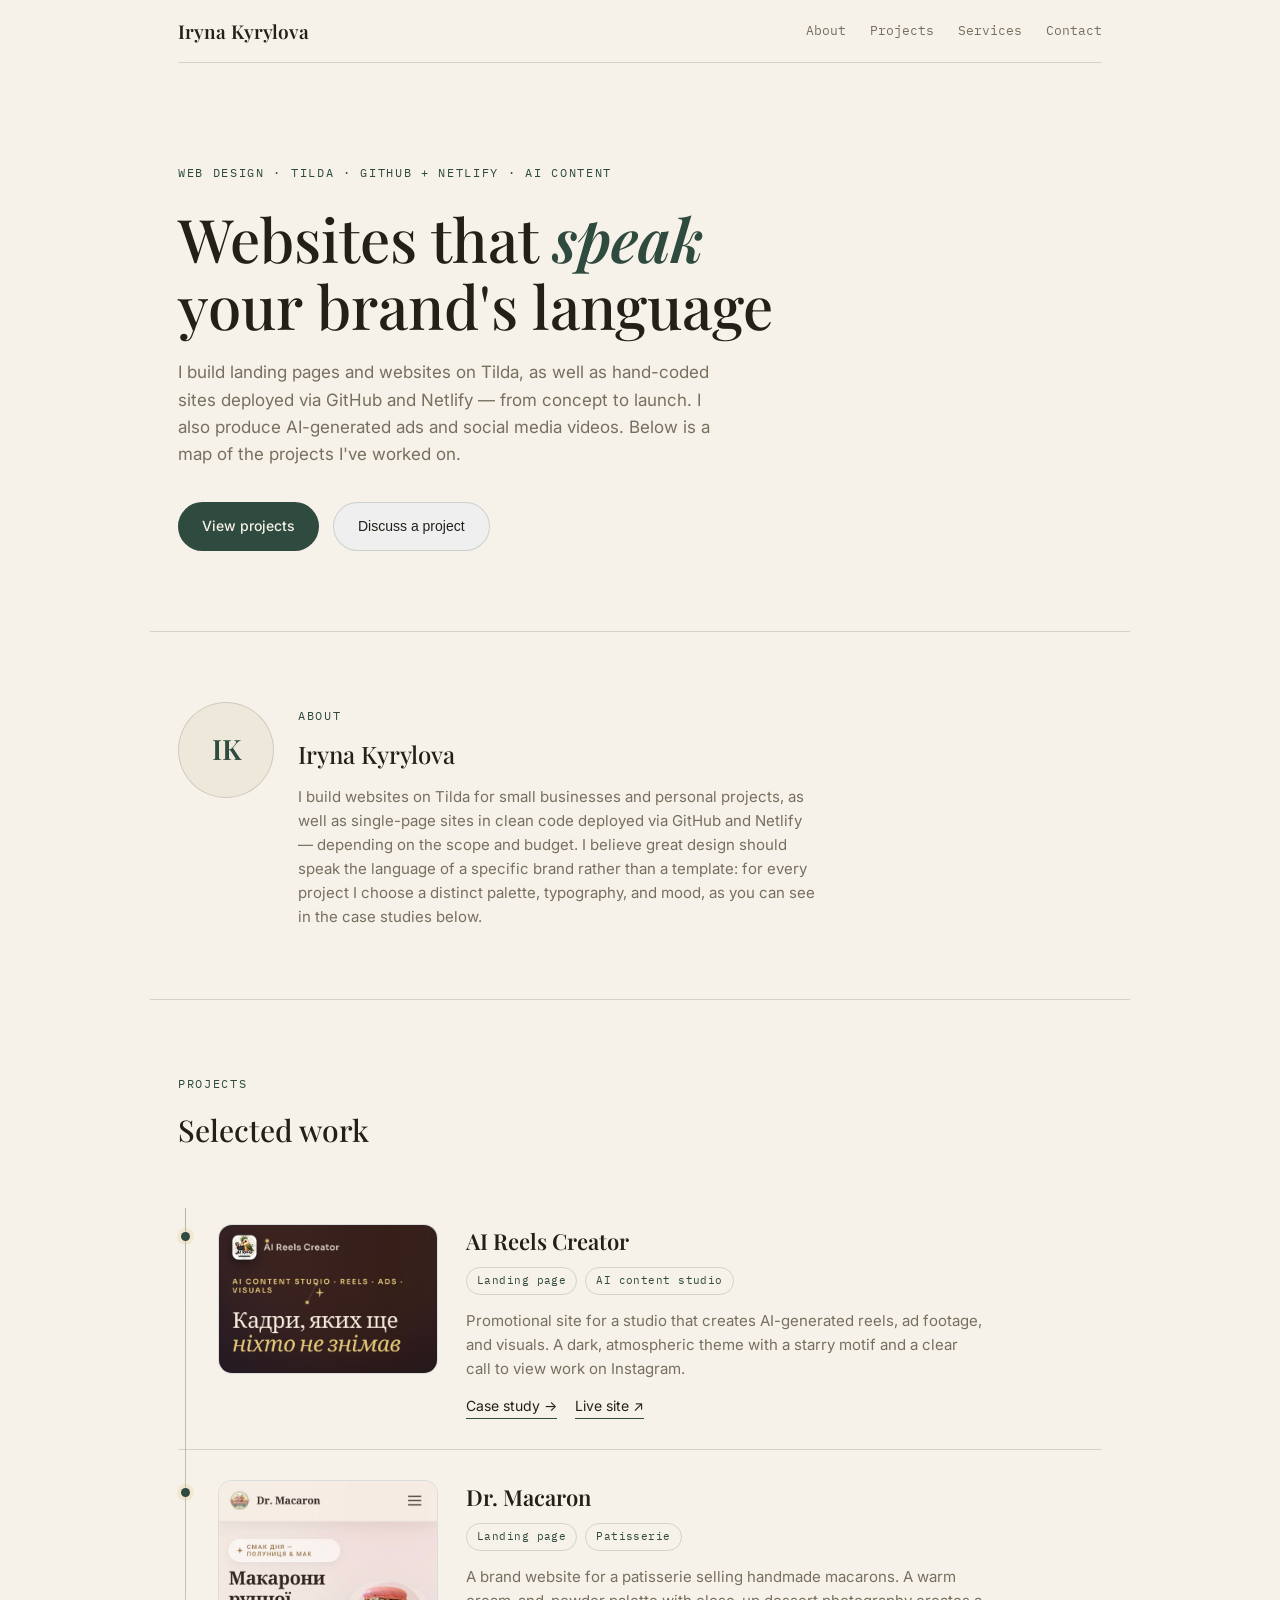
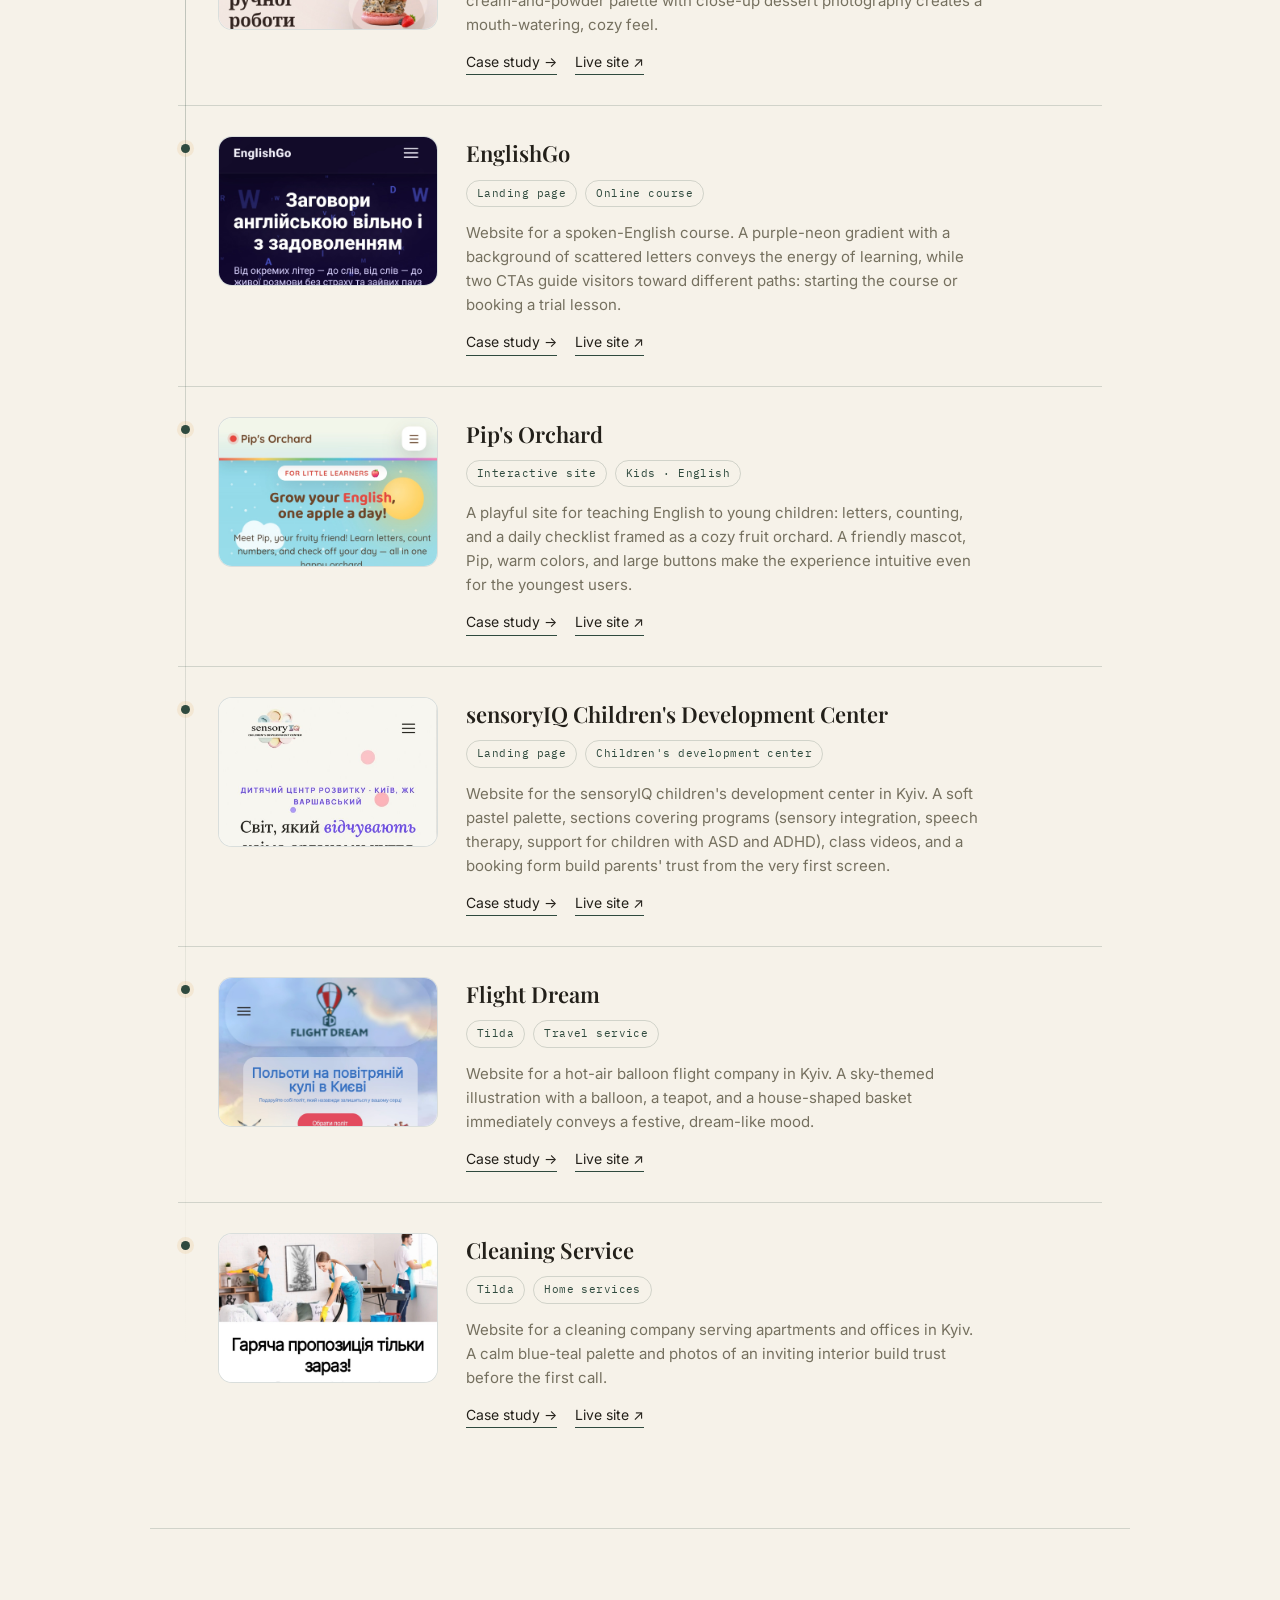
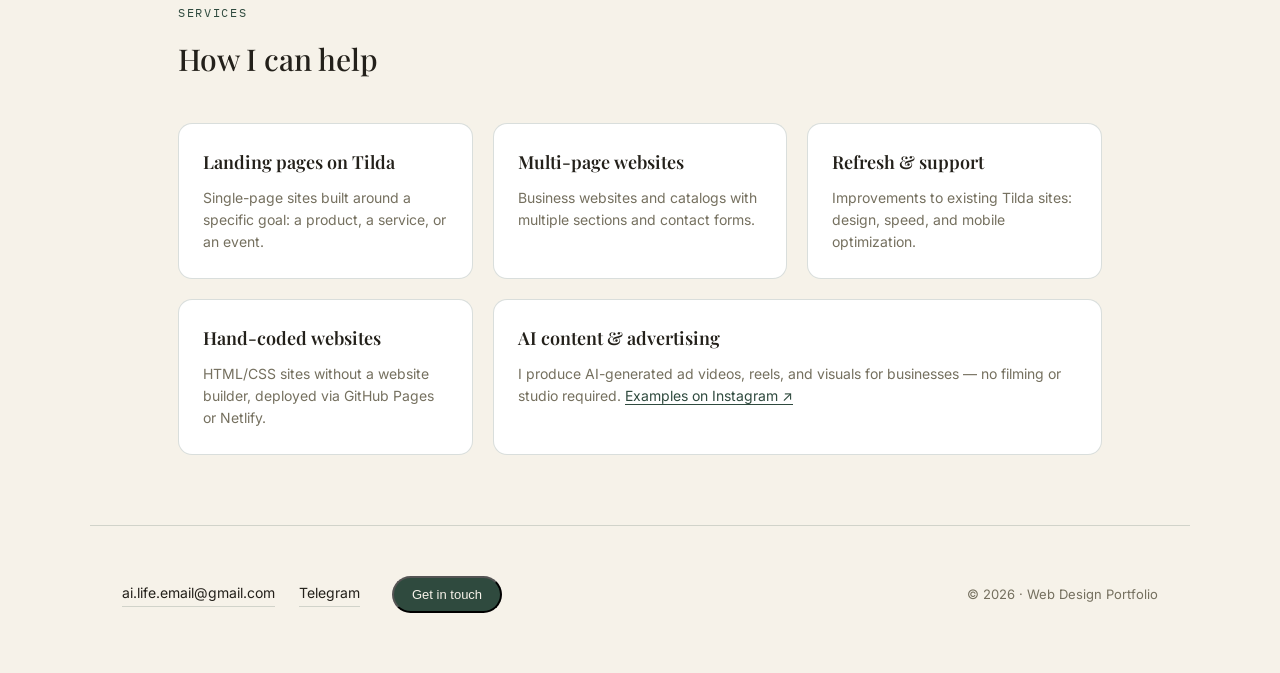
<file: index.html>
<!DOCTYPE html>
<html lang="en">
<head>
<meta charset="UTF-8">
<meta name="viewport" content="width=device-width, initial-scale=1.0">
<title>Portfolio — Web Design &amp; Websites on Tilda</title>
<meta name="description" content="Web design portfolio: landing pages and business websites built on Tilda.">
<link rel="stylesheet" href="style.css">
<link rel="icon" type="image/svg+xml" href="assets/favicon.svg">
</head>
<body>

<header class="wrap">
  <div class="nav">
    <div class="nav-name">Iryna Kyrylova</div>
    <div class="nav-links">
      <a href="#about">About</a>
      <a href="#projects">Projects</a>
      <a href="#services">Services</a>
      <a href="#contact">Contact</a>
    </div>
  </div>
</header>

<section class="wrap hero">
  <span class="eyebrow">Web design · Tilda · GitHub + Netlify · <span class="nowrap">AI content</span></span>
  <h1>Websites that <em>speak</em><br>your brand's language</h1>
  <p class="lead">I build landing pages and websites on Tilda, as well as hand-coded sites deployed via GitHub and Netlify — from concept to launch. I also produce AI-generated ads and social media videos. Below is a map of the projects I've worked on.</p>
  <div class="btn-row">
    <a class="btn btn-primary" href="#projects">View projects</a>
    <button type="button" class="btn btn-ghost" onclick="openContactModal()">Discuss a project</button>
  </div>
</section>

<section class="wrap section about-section" id="about">
  <div class="about-grid">
    <div class="about-avatar">IK</div>
    <div>
      <span class="eyebrow">About</span>
      <h2 class="about-name">Iryna Kyrylova</h2>
      <p class="about-text">
        I build websites on Tilda for small businesses and personal projects, as well as single-page
        sites in clean code deployed via GitHub and Netlify — depending on the scope and budget.
        I believe great design should speak the language of a specific brand rather than a template:
        for every project I choose a distinct palette, typography, and mood, as you can see in the
        case studies below.
      </p>
    </div>
  </div>
</section>

<section class="wrap section" id="projects">
  <div class="section-head">
    <span class="eyebrow">Projects</span>
    <h2>Selected work</h2>
  </div>

  <div class="projects">

    <!-- Project 1: AI Reels Creator -->
    <div class="project-card">
      <div class="project-inner">
        <div class="project-thumb">
          <img src="assets/screenshots/ai-reels-creator-hero.jpg" alt="Homepage of the AI Reels Creator website">
        </div>
        <div>
          <h3 class="project-title">AI Reels Creator</h3>
          <div class="tags">
            <span class="tag">Landing page</span>
            <span class="tag">AI content studio</span>
          </div>
          <p class="project-desc">
            Promotional site for a studio that creates AI-generated reels, ad footage, and visuals.
            A dark, atmospheric theme with a starry motif and a clear call to view work on Instagram.
          </p>
          <div class="project-links">
            <a href="cases/ai-reels-creator.html">Case study →</a>
            <a href="https://new-ai-life.netlify.app" target="_blank" rel="noopener">Live site ↗</a>
          </div>
        </div>
      </div>
    </div>

    <!-- Project 2: Dr. Macaron -->
    <div class="project-card">
      <div class="project-inner">
        <div class="project-thumb">
          <img src="assets/screenshots/dr-macaron-hero.jpg" alt="Homepage of the Dr. Macaron website">
        </div>
        <div>
          <h3 class="project-title">Dr. Macaron</h3>
          <div class="tags">
            <span class="tag">Landing page</span>
            <span class="tag">Patisserie</span>
          </div>
          <p class="project-desc">
            A brand website for a patisserie selling handmade macarons.
            A warm cream-and-powder palette with close-up dessert photography creates
            a mouth-watering, cozy feel.
          </p>
          <div class="project-links">
            <a href="cases/dr-macaron.html">Case study →</a>
            <a href="https://dr-macaron.netlify.app" target="_blank" rel="noopener">Live site ↗</a>
          </div>
        </div>
      </div>
    </div>

    <!-- Project 3: EnglishGo -->
    <div class="project-card">
      <div class="project-inner">
        <div class="project-thumb">
          <img src="assets/screenshots/englishgo-hero.jpg" alt="Homepage of the EnglishGo website">
        </div>
        <div>
          <h3 class="project-title">EnglishGo</h3>
          <div class="tags">
            <span class="tag">Landing page</span>
            <span class="tag">Online course</span>
          </div>
          <p class="project-desc">
            Website for a spoken-English course. A purple-neon gradient with a background of
            scattered letters conveys the energy of learning, while two CTAs guide visitors
            toward different paths: starting the course or booking a trial lesson.
          </p>
          <div class="project-links">
            <a href="cases/englishgo.html">Case study →</a>
            <a href="https://irinalotusdomino-jpg.github.io/englishcourse/index.html" target="_blank" rel="noopener">Live site ↗</a>
          </div>
        </div>
      </div>
    </div>

    <!-- Project 4: Pip's Orchard (kids site) -->
    <div class="project-card">
      <div class="project-inner">
        <div class="project-thumb">
          <img src="assets/screenshots/pip-orchard-hero.jpg" alt="Homepage of the Pip's Orchard website">
        </div>
        <div>
          <h3 class="project-title">Pip's Orchard</h3>
          <div class="tags">
            <span class="tag">Interactive site</span>
            <span class="tag">Kids · English</span>
          </div>
          <p class="project-desc">
            A playful site for teaching English to young children: letters, counting, and a daily
            checklist framed as a cozy fruit orchard. A friendly mascot, Pip, warm colors, and
            large buttons make the experience intuitive even for the youngest users.
          </p>
          <div class="project-links">
            <a href="cases/pip-orchard.html">Case study →</a>
            <a href="https://irinalotusdomino-jpg.github.io/kids/" target="_blank" rel="noopener">Live site ↗</a>
          </div>
        </div>
      </div>
    </div>

    <!-- Project 5: SensoryIQ -->
    <div class="project-card">
      <div class="project-inner">
        <div class="project-thumb">
          <img src="assets/screenshots/sensoryiq-hero.jpg" alt="Homepage of the sensoryIQ children's development center website">
        </div>
        <div>
          <h3 class="project-title">sensoryIQ Children's Development Center</h3>
          <div class="tags">
            <span class="tag">Landing page</span>
            <span class="tag">Children's development center</span>
          </div>
          <p class="project-desc">
            Website for the sensoryIQ children's development center in Kyiv. A soft pastel palette,
            sections covering programs (sensory integration, speech therapy, support for children
            with ASD and ADHD), class videos, and a booking form build parents' trust from the
            very first screen.
          </p>
          <div class="project-links">
            <a href="cases/sensoryiq.html">Case study →</a>
            <a href="https://sensoryiq.netlify.app/" target="_blank" rel="noopener">Live site ↗</a>
          </div>
        </div>
      </div>
    </div>

    <!-- Project 6: Flight Dream -->
    <div class="project-card">
      <div class="project-inner">
        <div class="project-thumb">
          <img src="assets/screenshots/flight-dream-hero.jpg" alt="Homepage of the Flight Dream website">
        </div>
        <div>
          <h3 class="project-title">Flight Dream</h3>
          <div class="tags">
            <span class="tag">Tilda</span>
            <span class="tag">Travel service</span>
          </div>
          <p class="project-desc">
            Website for a hot-air balloon flight company in Kyiv. A sky-themed illustration with a
            balloon, a teapot, and a house-shaped basket immediately conveys a festive, dream-like
            mood.
          </p>
          <div class="project-links">
            <a href="cases/flight-dream.html">Case study →</a>
            <a href="https://bravely-tall-yoga.tilda.ws/" target="_blank" rel="noopener">Live site ↗</a>
          </div>
        </div>
      </div>
    </div>

    <!-- Project 7: Cleaning service -->
    <div class="project-card">
      <div class="project-inner">
        <div class="project-thumb">
          <img src="assets/screenshots/cleaning-hero.jpg" alt="Homepage of the cleaning company website">
        </div>
        <div>
          <h3 class="project-title">Cleaning Service</h3>
          <div class="tags">
            <span class="tag">Tilda</span>
            <span class="tag">Home services</span>
          </div>
          <p class="project-desc">
            Website for a cleaning company serving apartments and offices in Kyiv. A calm
            blue-teal palette and photos of an inviting interior build trust before the first call.
          </p>
          <div class="project-links">
            <a href="cases/cleaning-service.html">Case study →</a>
            <a href="https://bravely-tall-yoga.tilda.ws/clining" target="_blank" rel="noopener">Live site ↗</a>
          </div>
        </div>
      </div>
    </div>

  </div>
</section>

<section class="wrap section" id="services">
  <div class="section-head">
    <span class="eyebrow">Services</span>
    <h2>How I can help</h2>
  </div>
  <div class="services-grid">
    <div class="service">
      <h3>Landing pages on Tilda</h3>
      <p>Single-page sites built around a specific goal: a product, a service, or an event.</p>
    </div>
    <div class="service">
      <h3>Multi-page websites</h3>
      <p>Business websites and catalogs with multiple sections and contact forms.</p>
    </div>
    <div class="service">
      <h3>Refresh &amp; support</h3>
      <p>Improvements to existing Tilda sites: design, speed, and mobile optimization.</p>
    </div>
    <div class="service">
      <h3>Hand-coded websites</h3>
      <p>HTML/CSS sites without a website builder, deployed via GitHub Pages or Netlify.</p>
    </div>
    <div class="service">
      <h3>AI content &amp; advertising</h3>
      <p>
        I produce AI-generated ad videos, reels, and visuals for businesses — no filming or studio required.
        <a href="https://www.instagram.com/new_ai_life?igsh=emFlcHRubjFsZ25m" target="_blank" rel="noopener" style="color:var(--accent-gold); text-decoration:none; border-bottom:1px solid var(--accent-gold);">Examples on Instagram ↗</a>
      </p>
    </div>
  </div>
</section>

<footer class="wrap" id="contact">
  <div class="contacts">
    <a href="mailto:ai.life.email@gmail.com">ai.life.email@gmail.com</a>
    <a href="https://t.me/KyrylovaIryna" target="_blank" rel="noopener">Telegram</a>
    <button type="button" class="btn btn-primary" style="padding:9px 18px; font-size:13px;" onclick="openContactModal()">Get in touch</button>
  </div>
  <div class="copy">© 2026 · Web Design Portfolio</div>
</footer>

<!-- Contact modal -->
<div class="modal-overlay" id="contactModal" aria-hidden="true">
  <div class="modal-box" role="dialog" aria-modal="true" aria-labelledby="modalTitle">
    <button type="button" class="modal-close" onclick="closeContactModal()" aria-label="Close">&times;</button>
    <h3 id="modalTitle" class="modal-title">Discuss a project</h3>
    <p class="modal-sub">Leave your contact details — I'll get back to you shortly.</p>

    <form id="contactForm" novalidate>
      <div class="form-group">
        <label for="cf-name">Name</label>
        <input type="text" id="cf-name" name="name" required autocomplete="name">
        <span class="field-error" id="err-name"></span>
      </div>
      <div class="form-group">
        <label for="cf-phone">Phone</label>
        <input type="tel" id="cf-phone" name="phone" required autocomplete="tel" placeholder="+380 XX XXX XX XX">
        <span class="field-error" id="err-phone"></span>
      </div>
      <div class="form-group">
        <label for="cf-message">About the project</label>
        <textarea id="cf-message" name="message" rows="4" placeholder="Briefly describe what you need"></textarea>
      </div>
      <button type="submit" class="btn btn-primary" id="cf-submit" style="width:100%; justify-content:center;">Send</button>
      <p class="form-status" id="cf-status" role="status"></p>
    </form>
  </div>
</div>

<script>
// ==== Contact form → Telegram ====
// The form posts to a small Cloudflare Worker (see telegram-worker/) which
// forwards the message to Telegram. To point the form at a different
// person/business — just change TELEGRAM_ENDPOINT below.
const TELEGRAM_ENDPOINT = 'https://portfolio-contact-form.irina-lotus-domino.workers.dev';

function openContactModal() {
  document.getElementById('contactModal').classList.add('open');
  document.body.style.overflow = 'hidden';
}
function closeContactModal() {
  document.getElementById('contactModal').classList.remove('open');
  document.body.style.overflow = '';
}
document.getElementById('contactModal').addEventListener('click', function(e) {
  if (e.target === this) closeContactModal();
});
document.addEventListener('keydown', function(e) {
  if (e.key === 'Escape') closeContactModal();
});

function isValidPhone(value) {
  const cleaned = value.replace(/[\s\-\(\)]/g, '');
  return /^(\+380\d{9}|0\d{9})$/.test(cleaned);
}

document.getElementById('contactForm').addEventListener('submit', async function(e) {
  e.preventDefault();

  const nameEl = document.getElementById('cf-name');
  const phoneEl = document.getElementById('cf-phone');
  const messageEl = document.getElementById('cf-message');
  const errName = document.getElementById('err-name');
  const errPhone = document.getElementById('err-phone');
  const statusEl = document.getElementById('cf-status');
  const submitBtn = document.getElementById('cf-submit');

  errName.textContent = '';
  errPhone.textContent = '';
  statusEl.textContent = '';
  statusEl.className = 'form-status';

  let valid = true;
  if (!nameEl.value.trim()) {
    errName.textContent = 'Please enter your name';
    valid = false;
  }
  if (!isValidPhone(phoneEl.value.trim())) {
    errPhone.textContent = 'Please enter a valid phone number, e.g. +380971234567';
    valid = false;
  }
  if (!valid) return;

  submitBtn.disabled = true;
  submitBtn.textContent = 'Sending…';

  const name = nameEl.value.trim();
  const phone = phoneEl.value.trim();
  const message = messageEl.value.trim();

  try {
    const res = await fetch(TELEGRAM_ENDPOINT, {
      method: 'POST',
      headers: { 'Content-Type': 'application/json' },
      body: JSON.stringify({ name: name, phone: phone, message: message })
    });
    if (res.ok) {
      statusEl.textContent = 'Thank you! Your message has been sent — I\'ll be in touch soon.';
      statusEl.classList.add('success');
      document.getElementById('contactForm').reset();
      setTimeout(closeContactModal, 1800);
    } else {
      throw new Error('Request failed with status ' + res.status);
    }
  } catch (err) {
    statusEl.textContent = 'Something went wrong. Please try again or message me directly on Telegram.';
    statusEl.classList.add('error');
  } finally {
    submitBtn.disabled = false;
    submitBtn.textContent = 'Send';
  }
});
</script>

<button type="button" class="scroll-top-btn" id="scrollTopBtn" aria-label="Scroll to top">
  <svg viewBox="0 0 24 24" fill="none" stroke="currentColor" stroke-width="2" stroke-linecap="round" stroke-linejoin="round"><path d="M18 15l-6-6-6 6"/></svg>
</button>

<script>
(function() {
  const btn = document.getElementById('scrollTopBtn');
  window.addEventListener('scroll', function() {
    if (window.scrollY > 500) btn.classList.add('visible');
    else btn.classList.remove('visible');
  });
  btn.addEventListener('click', function() {
    window.scrollTo({ top: 0, behavior: 'smooth' });
  });
})();
</script>

</body>
</html>
</file>
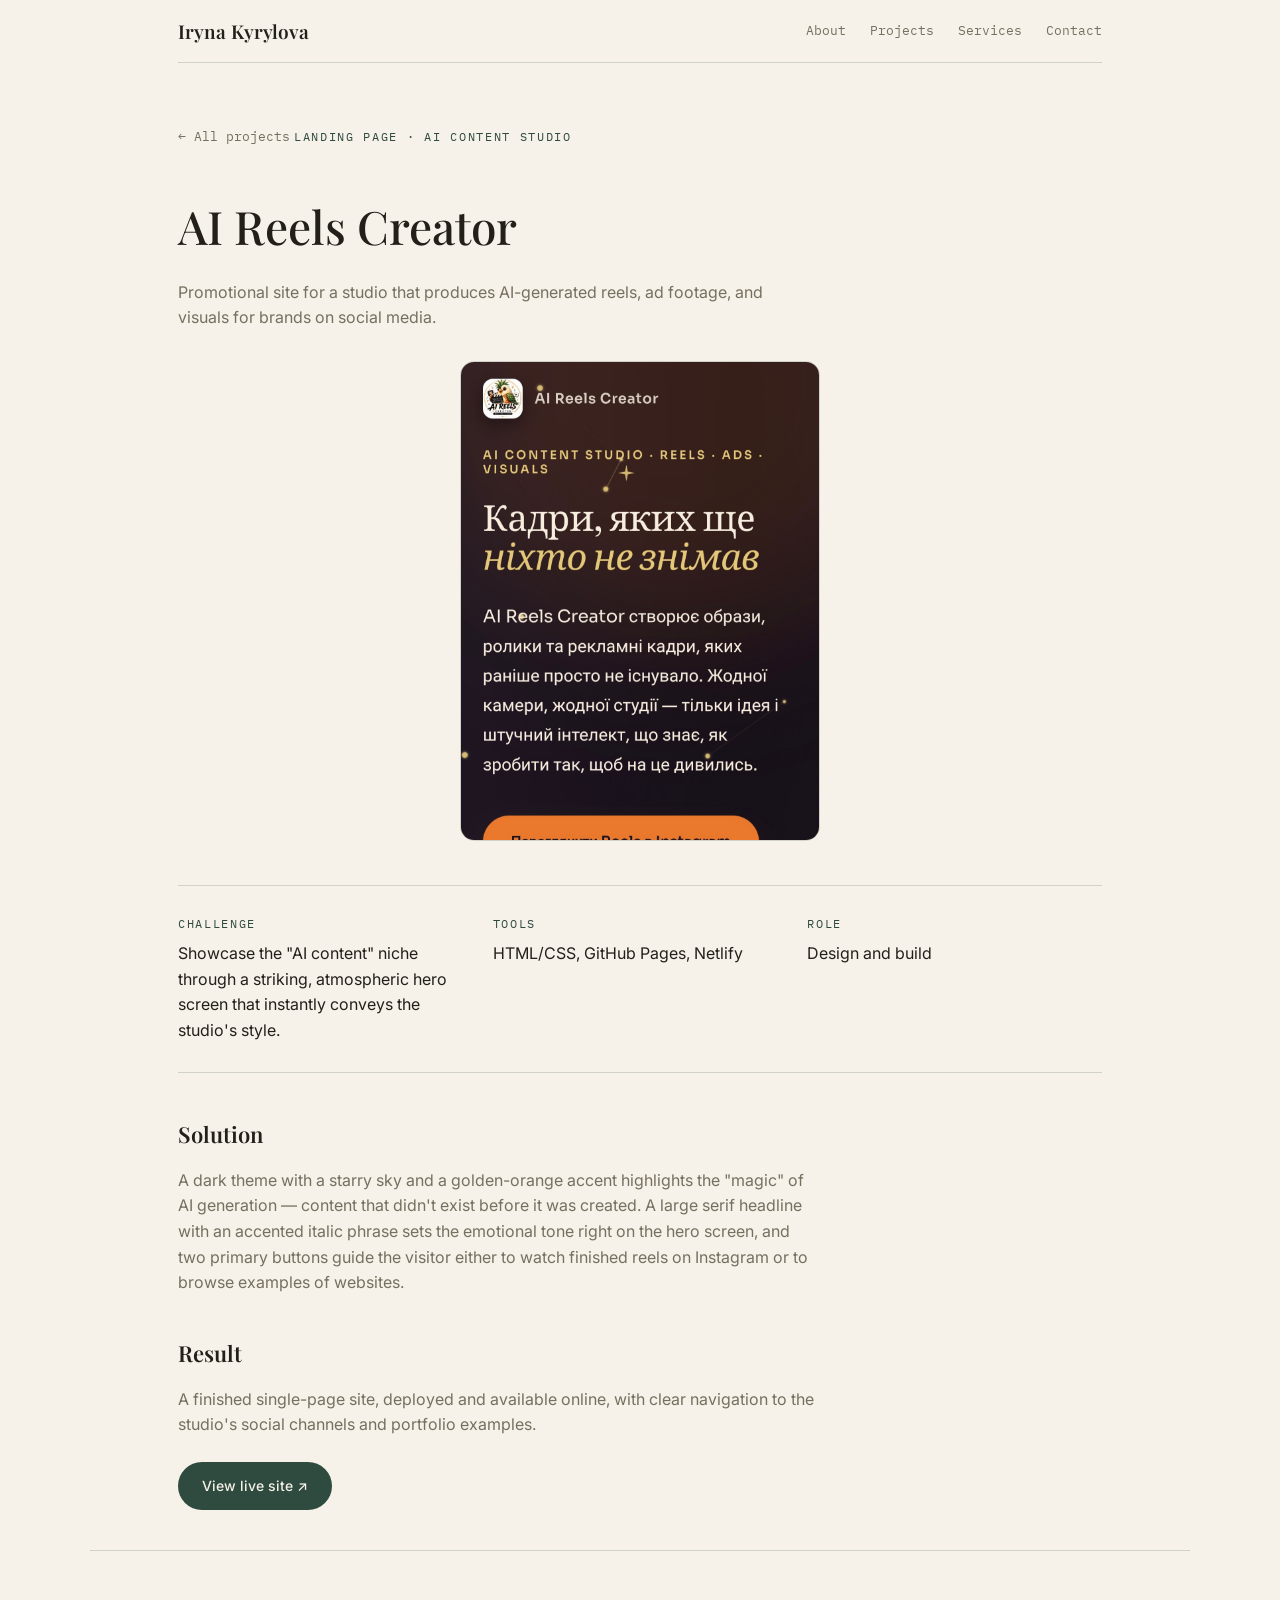
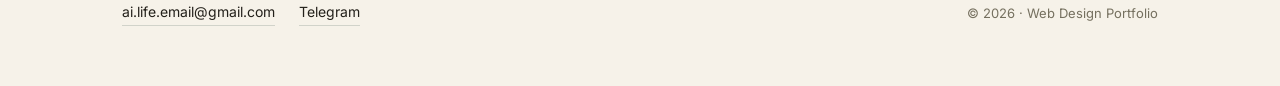
<file: cases/ai-reels-creator.html>
<!DOCTYPE html>
<html lang="en">
<head>
<meta charset="UTF-8">
<meta name="viewport" content="width=device-width, initial-scale=1.0">
<title>Case Study: AI Reels Creator — Portfolio</title>
<meta name="description" content="Case study: a landing page for the AI Reels Creator studio.">
<link rel="stylesheet" href="../style.css">
  <link rel="icon" type="image/svg+xml" href="../assets/favicon.svg">
</head>
<body>

<header class="wrap">
  <div class="nav">
    <div class="nav-name">Iryna Kyrylova</div>
    <div class="nav-links">
      <a href="../index.html#about">About</a>
      <a href="../index.html#projects">Projects</a>
      <a href="../index.html#services">Services</a>
      <a href="../index.html#contact">Contact</a>
    </div>
  </div>
</header>

<section class="wrap case-hero">
  <a class="case-back" href="../index.html#projects">← All projects</a>
  <span class="eyebrow">Landing page · AI content studio</span>
  <h1>AI Reels Creator</h1>
  <p style="color:var(--text-muted); max-width:600px; font-size:16px;">
    Promotional site for a studio that produces AI-generated reels, ad footage, and visuals for brands on social media.
  </p>

  <div class="case-cover">
    <img src="../assets/screenshots/ai-reels-creator-hero.jpg" alt="Homepage of the AI Reels Creator website">
  </div>

  <div class="case-meta">
    <div>
      <span class="eyebrow">Challenge</span>
      Showcase the "AI content" niche through a striking, atmospheric hero screen that instantly conveys the studio's style.
    </div>
    <div>
      <span class="eyebrow">Tools</span>
      HTML/CSS, GitHub Pages, Netlify
    </div>
    <div>
      <span class="eyebrow">Role</span>
      Design and build
    </div>
  </div>

  <div class="case-body">
    <h2>Solution</h2>
    <p>
      A dark theme with a starry sky and a golden-orange accent highlights the "magic" of AI generation —
      content that didn't exist before it was created. A large serif headline with an accented italic phrase
      sets the emotional tone right on the hero screen, and two primary buttons guide the visitor either to
      watch finished reels on Instagram or to browse examples of websites.
    </p>
    <h2>Result</h2>
    <p>
      A finished single-page site, deployed and available online, with clear navigation to the studio's
      social channels and portfolio examples.
    </p>
    <div class="btn-row" style="margin-top:24px;">
      <a class="btn btn-primary" href="https://new-ai-life.netlify.app" target="_blank" rel="noopener">View live site ↗</a>
    </div>
  </div>
</section>

<footer class="wrap">
  <div class="contacts">
    <a href="mailto:ai.life.email@gmail.com">ai.life.email@gmail.com</a>
    <a href="https://t.me/KyrylovaIryna" target="_blank" rel="noopener">Telegram</a>
  </div>
  <div class="copy">© 2026 · Web Design Portfolio</div>
</footer>

<button type="button" class="scroll-top-btn" id="scrollTopBtn" aria-label="Scroll to top">
  <svg viewBox="0 0 24 24" fill="none" stroke="currentColor" stroke-width="2" stroke-linecap="round" stroke-linejoin="round"><path d="M18 15l-6-6-6 6"/></svg>
</button>

<script>
(function() {
  const btn = document.getElementById('scrollTopBtn');
  window.addEventListener('scroll', function() {
    if (window.scrollY > 500) btn.classList.add('visible');
    else btn.classList.remove('visible');
  });
  btn.addEventListener('click', function() {
    window.scrollTo({ top: 0, behavior: 'smooth' });
  });
})();
</script>

</body>
</html>
</file>
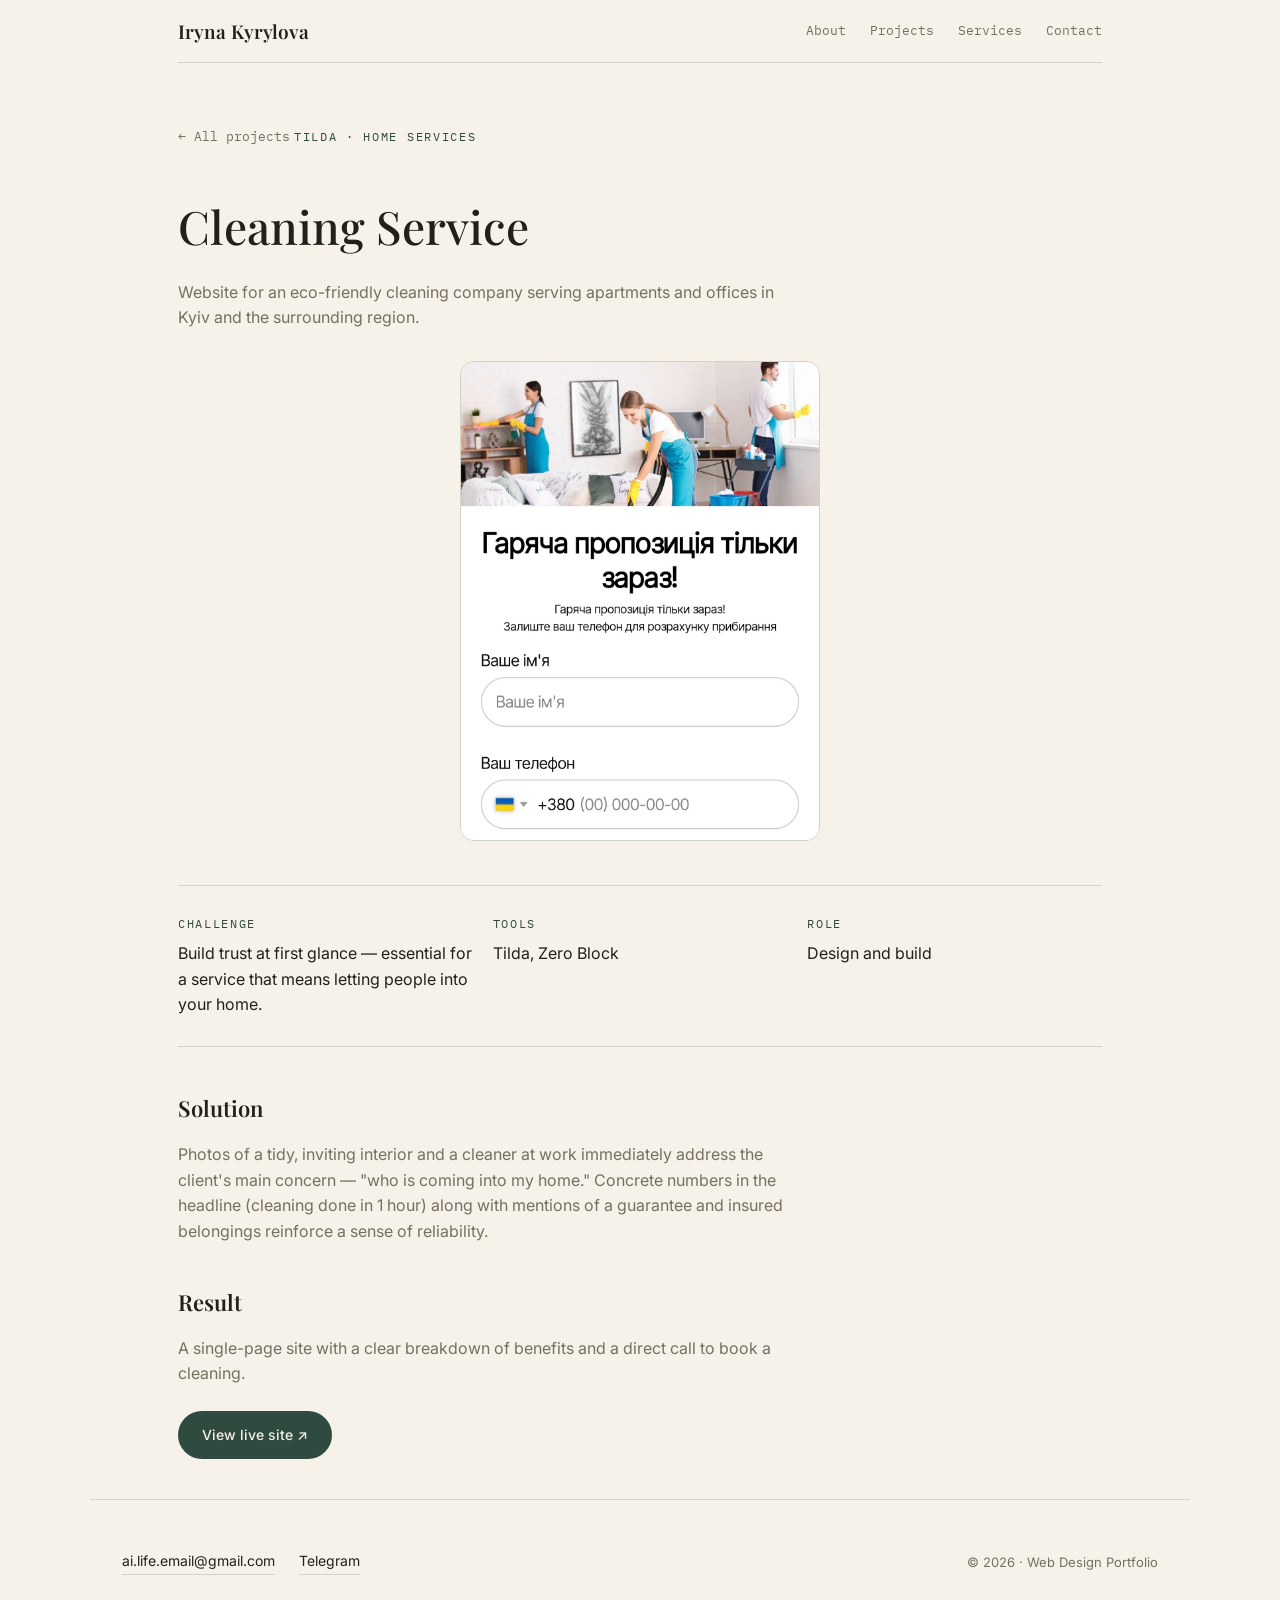
<file: cases/cleaning-service.html>
<!DOCTYPE html>
<html lang="en">
<head>
<meta charset="UTF-8">
<meta name="viewport" content="width=device-width, initial-scale=1.0">
<title>Case Study: Cleaning Service — Portfolio</title>
<meta name="description" content="Case study: a website for a cleaning company, built on Tilda.">
<link rel="stylesheet" href="../style.css">
  <link rel="icon" type="image/svg+xml" href="../assets/favicon.svg">
</head>
<body>

<header class="wrap">
  <div class="nav">
    <div class="nav-name">Iryna Kyrylova</div>
    <div class="nav-links">
      <a href="../index.html#about">About</a>
      <a href="../index.html#projects">Projects</a>
      <a href="../index.html#services">Services</a>
      <a href="../index.html#contact">Contact</a>
    </div>
  </div>
</header>

<section class="wrap case-hero">
  <a class="case-back" href="../index.html#projects">← All projects</a>
  <span class="eyebrow">Tilda · Home services</span>
  <h1>Cleaning Service</h1>
  <p style="color:var(--text-muted); max-width:600px; font-size:16px;">
    Website for an eco-friendly cleaning company serving apartments and offices in Kyiv and the surrounding region.
  </p>

  <div class="case-cover">
    <img src="../assets/screenshots/cleaning-hero.jpg" alt="Homepage of the cleaning company website">
  </div>

  <div class="case-meta">
    <div>
      <span class="eyebrow">Challenge</span>
      Build trust at first glance — essential for a service that means letting people into your home.
    </div>
    <div>
      <span class="eyebrow">Tools</span>
      Tilda, Zero Block
    </div>
    <div>
      <span class="eyebrow">Role</span>
      Design and build
    </div>
  </div>

  <div class="case-body">
    <h2>Solution</h2>
    <p>
      Photos of a tidy, inviting interior and a cleaner at work immediately address the client's main
      concern — "who is coming into my home." Concrete numbers in the headline (cleaning done in 1 hour)
      along with mentions of a guarantee and insured belongings reinforce a sense of reliability.
    </p>
    <h2>Result</h2>
    <p>
      A single-page site with a clear breakdown of benefits and a direct call to book a cleaning.
    </p>
    <div class="btn-row" style="margin-top:24px;">
      <a class="btn btn-primary" href="https://bravely-tall-yoga.tilda.ws/clining" target="_blank" rel="noopener">View live site ↗</a>
    </div>
  </div>
</section>

<footer class="wrap">
  <div class="contacts">
    <a href="mailto:ai.life.email@gmail.com">ai.life.email@gmail.com</a>
    <a href="https://t.me/KyrylovaIryna" target="_blank" rel="noopener">Telegram</a>
  </div>
  <div class="copy">© 2026 · Web Design Portfolio</div>
</footer>

<button type="button" class="scroll-top-btn" id="scrollTopBtn" aria-label="Scroll to top">
  <svg viewBox="0 0 24 24" fill="none" stroke="currentColor" stroke-width="2" stroke-linecap="round" stroke-linejoin="round"><path d="M18 15l-6-6-6 6"/></svg>
</button>

<script>
(function() {
  const btn = document.getElementById('scrollTopBtn');
  window.addEventListener('scroll', function() {
    if (window.scrollY > 500) btn.classList.add('visible');
    else btn.classList.remove('visible');
  });
  btn.addEventListener('click', function() {
    window.scrollTo({ top: 0, behavior: 'smooth' });
  });
})();
</script>

</body>
</html>
</file>
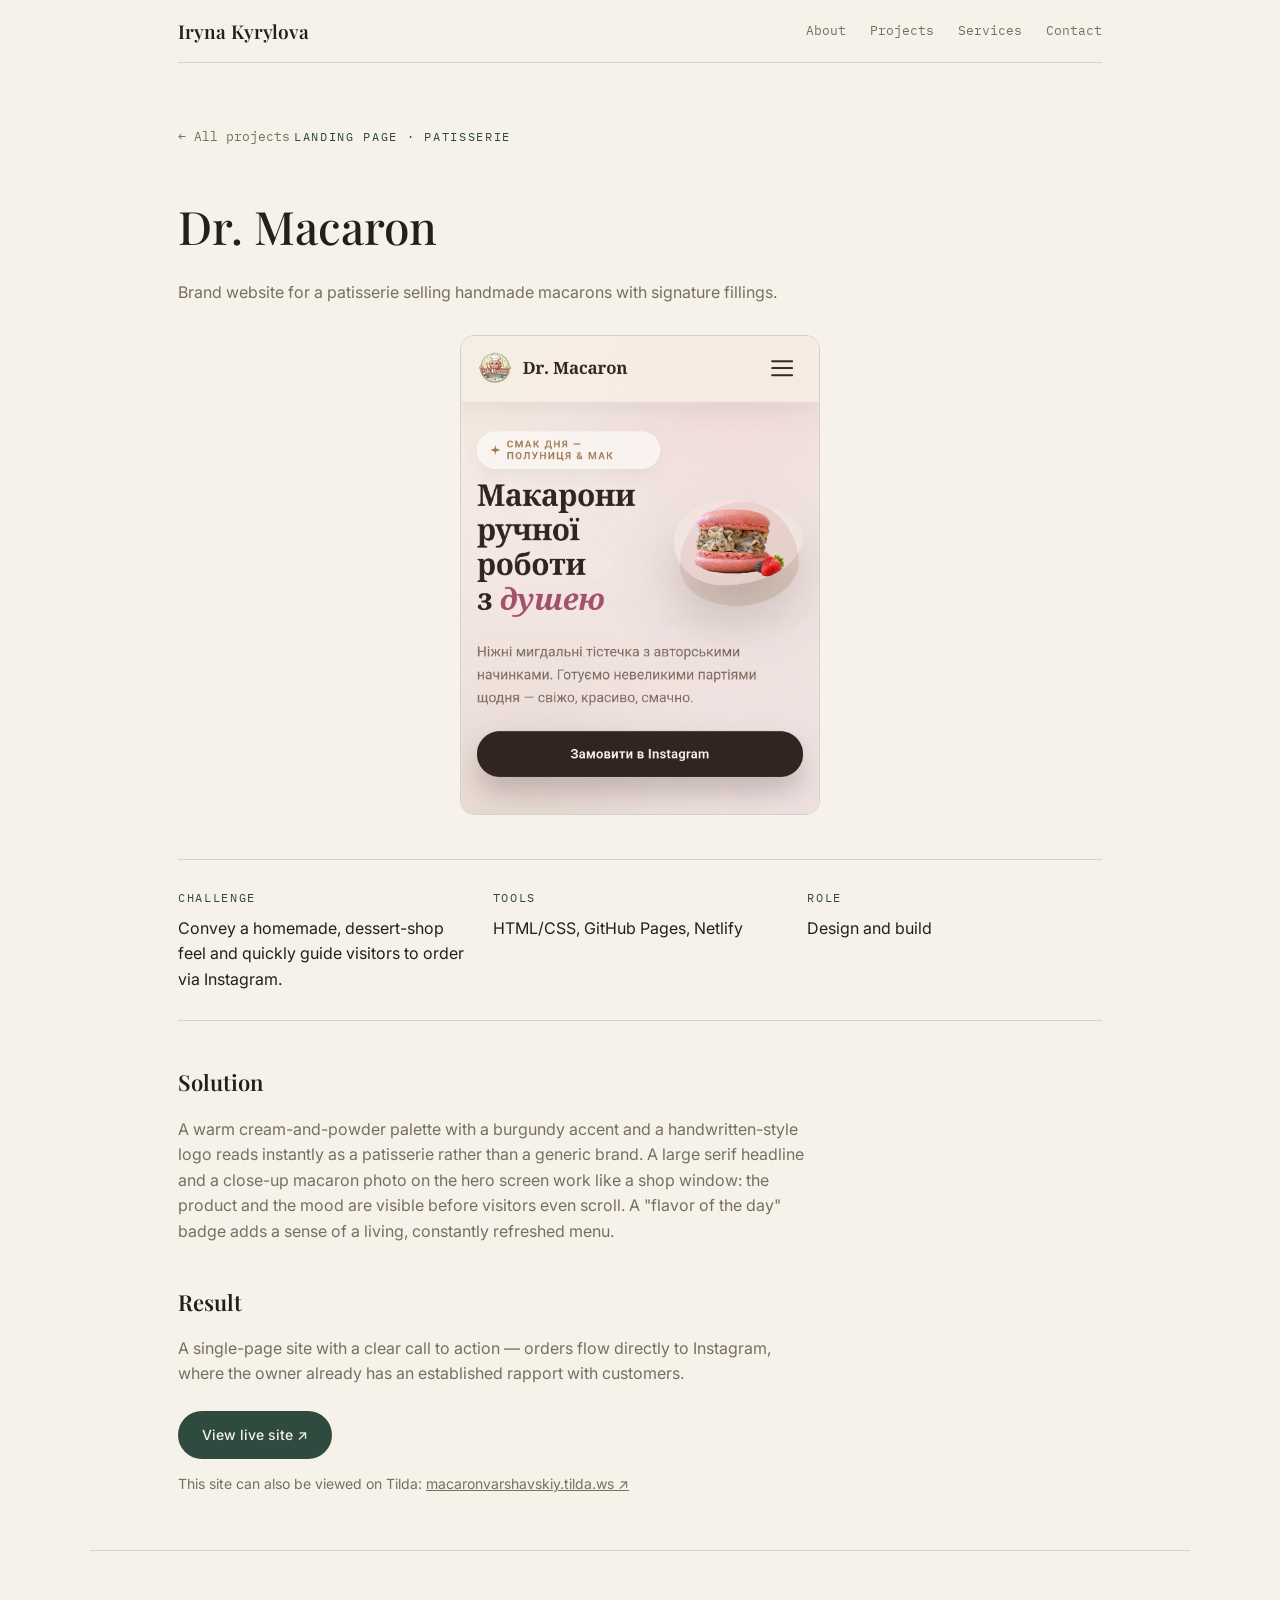
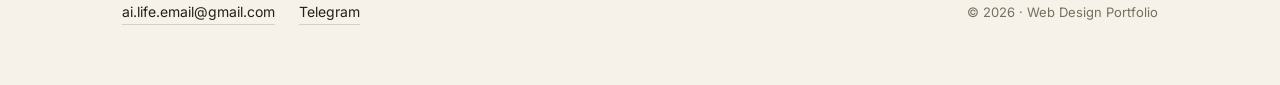
<file: cases/dr-macaron.html>
<!DOCTYPE html>
<html lang="en">
<head>
<meta charset="UTF-8">
<meta name="viewport" content="width=device-width, initial-scale=1.0">
<title>Case Study: Dr. Macaron — Portfolio</title>
<meta name="description" content="Case study: a landing page for the Dr. Macaron patisserie.">
<link rel="stylesheet" href="../style.css">
  <link rel="icon" type="image/svg+xml" href="../assets/favicon.svg">
</head>
<body>

<header class="wrap">
  <div class="nav">
    <div class="nav-name">Iryna Kyrylova</div>
    <div class="nav-links">
      <a href="../index.html#about">About</a>
      <a href="../index.html#projects">Projects</a>
      <a href="../index.html#services">Services</a>
      <a href="../index.html#contact">Contact</a>
    </div>
  </div>
</header>

<section class="wrap case-hero">
  <a class="case-back" href="../index.html#projects">← All projects</a>
  <span class="eyebrow">Landing page · Patisserie</span>
  <h1>Dr. Macaron</h1>
  <p style="color:var(--text-muted); max-width:600px; font-size:16px;">
    Brand website for a patisserie selling handmade macarons with signature fillings.
  </p>

  <div class="case-cover">
    <img src="../assets/screenshots/dr-macaron-hero.jpg" alt="Homepage of the Dr. Macaron website">
  </div>

  <div class="case-meta">
    <div>
      <span class="eyebrow">Challenge</span>
      Convey a homemade, dessert-shop feel and quickly guide visitors to order via Instagram.
    </div>
    <div>
      <span class="eyebrow">Tools</span>
      HTML/CSS, GitHub Pages, Netlify
    </div>
    <div>
      <span class="eyebrow">Role</span>
      Design and build
    </div>
  </div>

  <div class="case-body">
    <h2>Solution</h2>
    <p>
      A warm cream-and-powder palette with a burgundy accent and a handwritten-style logo reads instantly
      as a patisserie rather than a generic brand. A large serif headline and a close-up macaron photo on
      the hero screen work like a shop window: the product and the mood are visible before visitors even
      scroll. A "flavor of the day" badge adds a sense of a living, constantly refreshed menu.
    </p>
    <h2>Result</h2>
    <p>
      A single-page site with a clear call to action — orders flow directly to Instagram, where the
      owner already has an established rapport with customers.
    </p>
    <div class="btn-row" style="margin-top:24px;">
      <a class="btn btn-primary" href="https://dr-macaron.netlify.app" target="_blank" rel="noopener">View live site ↗</a>
    </div>
    <p style="color:var(--text-muted); font-size:14px; margin-top:14px;">
      This site can also be viewed on Tilda: <a href="https://macaronvarshavskiy.tilda.ws/" target="_blank" rel="noopener">macaronvarshavskiy.tilda.ws ↗</a>
    </p>
  </div>
</section>

<footer class="wrap">
  <div class="contacts">
    <a href="mailto:ai.life.email@gmail.com">ai.life.email@gmail.com</a>
    <a href="https://t.me/KyrylovaIryna" target="_blank" rel="noopener">Telegram</a>
  </div>
  <div class="copy">© 2026 · Web Design Portfolio</div>
</footer>

<button type="button" class="scroll-top-btn" id="scrollTopBtn" aria-label="Scroll to top">
  <svg viewBox="0 0 24 24" fill="none" stroke="currentColor" stroke-width="2" stroke-linecap="round" stroke-linejoin="round"><path d="M18 15l-6-6-6 6"/></svg>
</button>

<script>
(function() {
  const btn = document.getElementById('scrollTopBtn');
  window.addEventListener('scroll', function() {
    if (window.scrollY > 500) btn.classList.add('visible');
    else btn.classList.remove('visible');
  });
  btn.addEventListener('click', function() {
    window.scrollTo({ top: 0, behavior: 'smooth' });
  });
})();
</script>

</body>
</html>
</file>
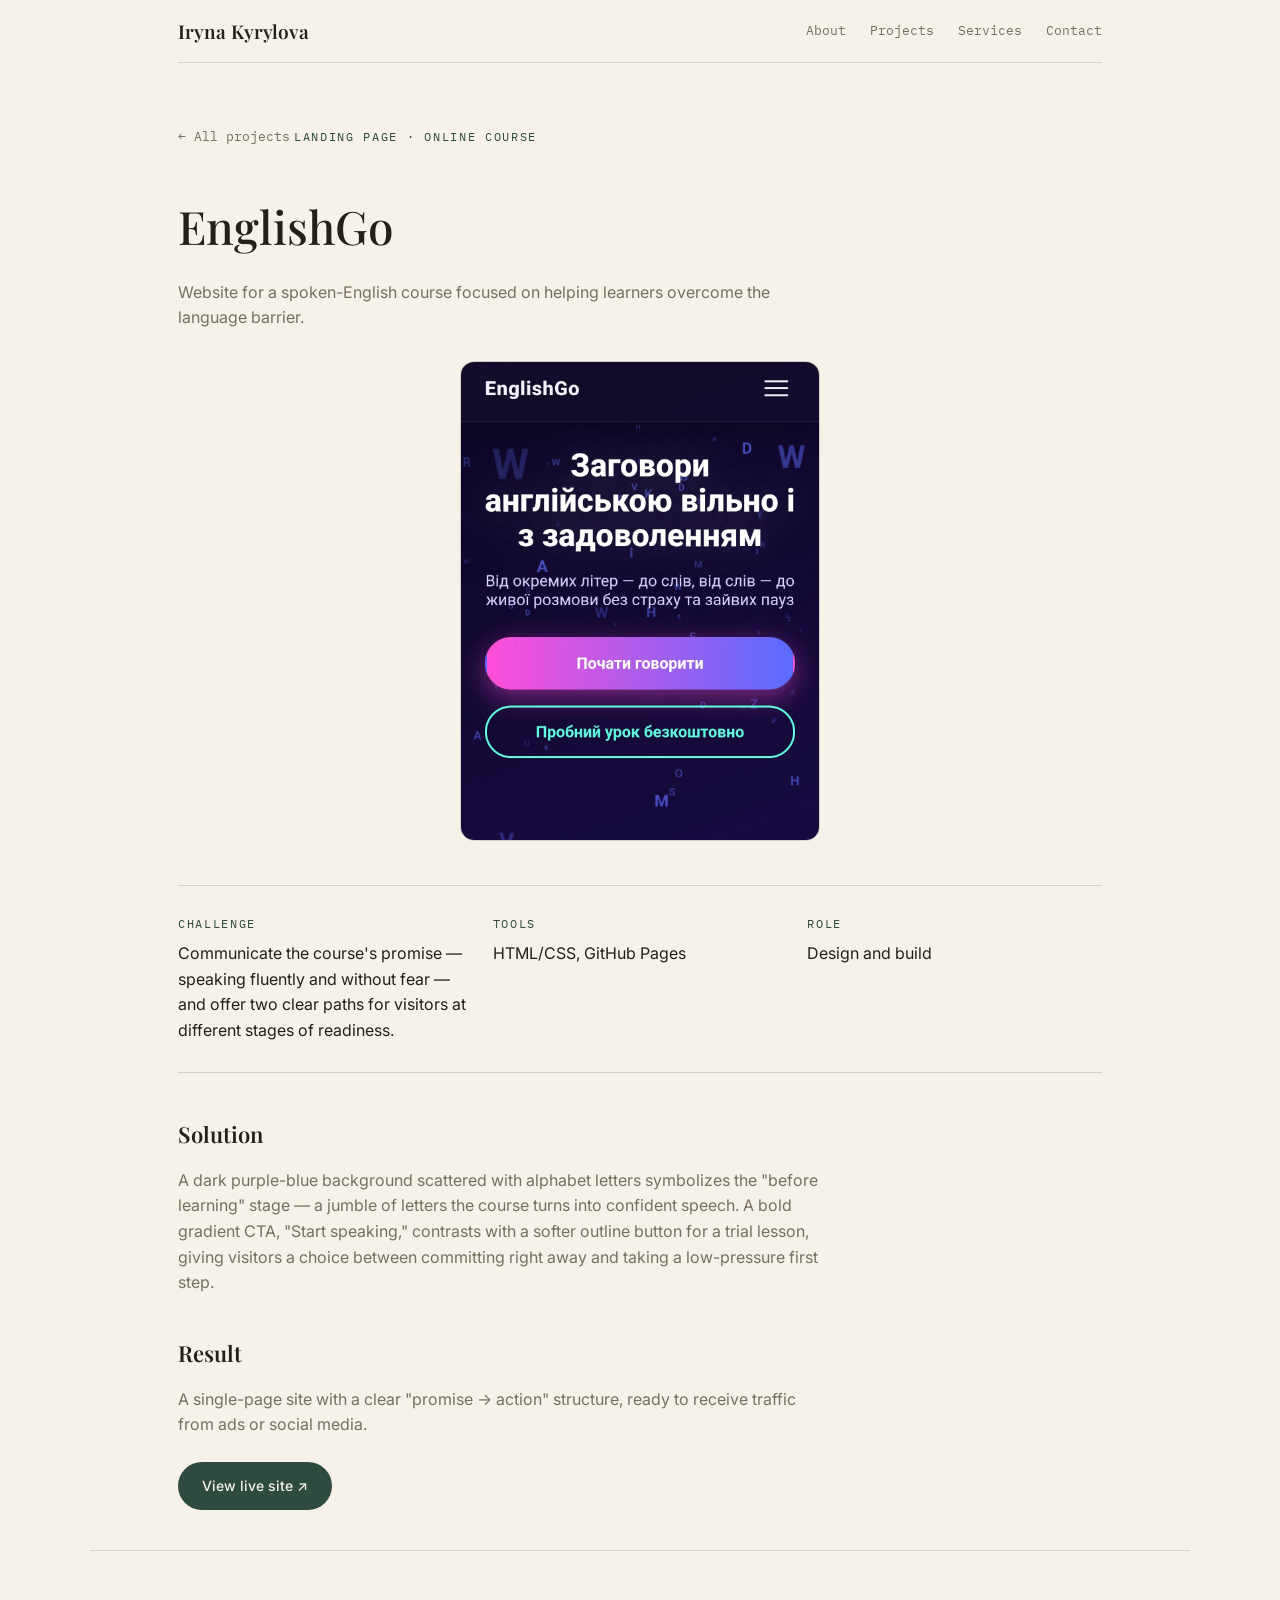
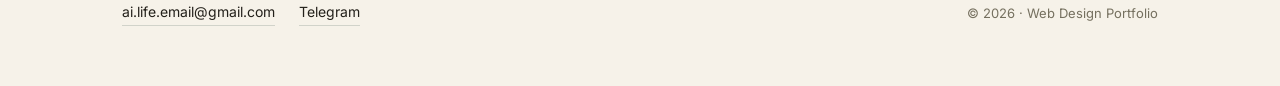
<file: cases/englishgo.html>
<!DOCTYPE html>
<html lang="en">
<head>
<meta charset="UTF-8">
<meta name="viewport" content="width=device-width, initial-scale=1.0">
<title>Case Study: EnglishGo — Portfolio</title>
<meta name="description" content="Case study: a landing page for the EnglishGo language course.">
<link rel="stylesheet" href="../style.css">
  <link rel="icon" type="image/svg+xml" href="../assets/favicon.svg">
</head>
<body>

<header class="wrap">
  <div class="nav">
    <div class="nav-name">Iryna Kyrylova</div>
    <div class="nav-links">
      <a href="../index.html#about">About</a>
      <a href="../index.html#projects">Projects</a>
      <a href="../index.html#services">Services</a>
      <a href="../index.html#contact">Contact</a>
    </div>
  </div>
</header>

<section class="wrap case-hero">
  <a class="case-back" href="../index.html#projects">← All projects</a>
  <span class="eyebrow">Landing page · Online course</span>
  <h1>EnglishGo</h1>
  <p style="color:var(--text-muted); max-width:600px; font-size:16px;">
    Website for a spoken-English course focused on helping learners overcome the language barrier.
  </p>

  <div class="case-cover">
    <img src="../assets/screenshots/englishgo-hero.jpg" alt="Homepage of the EnglishGo website">
  </div>

  <div class="case-meta">
    <div>
      <span class="eyebrow">Challenge</span>
      Communicate the course's promise — speaking fluently and without fear — and offer two clear paths for visitors at different stages of readiness.
    </div>
    <div>
      <span class="eyebrow">Tools</span>
      HTML/CSS, GitHub Pages
    </div>
    <div>
      <span class="eyebrow">Role</span>
      Design and build
    </div>
  </div>

  <div class="case-body">
    <h2>Solution</h2>
    <p>
      A dark purple-blue background scattered with alphabet letters symbolizes the "before learning"
      stage — a jumble of letters the course turns into confident speech. A bold gradient CTA,
      "Start speaking," contrasts with a softer outline button for a trial lesson, giving visitors a
      choice between committing right away and taking a low-pressure first step.
    </p>
    <h2>Result</h2>
    <p>
      A single-page site with a clear "promise → action" structure, ready to receive traffic from
      ads or social media.
    </p>
    <div class="btn-row" style="margin-top:24px;">
      <a class="btn btn-primary" href="https://irinalotusdomino-jpg.github.io/englishcourse/index.html" target="_blank" rel="noopener">View live site ↗</a>
    </div>
  </div>
</section>

<footer class="wrap">
  <div class="contacts">
    <a href="mailto:ai.life.email@gmail.com">ai.life.email@gmail.com</a>
    <a href="https://t.me/KyrylovaIryna" target="_blank" rel="noopener">Telegram</a>
  </div>
  <div class="copy">© 2026 · Web Design Portfolio</div>
</footer>

<button type="button" class="scroll-top-btn" id="scrollTopBtn" aria-label="Scroll to top">
  <svg viewBox="0 0 24 24" fill="none" stroke="currentColor" stroke-width="2" stroke-linecap="round" stroke-linejoin="round"><path d="M18 15l-6-6-6 6"/></svg>
</button>

<script>
(function() {
  const btn = document.getElementById('scrollTopBtn');
  window.addEventListener('scroll', function() {
    if (window.scrollY > 500) btn.classList.add('visible');
    else btn.classList.remove('visible');
  });
  btn.addEventListener('click', function() {
    window.scrollTo({ top: 0, behavior: 'smooth' });
  });
})();
</script>

</body>
</html>
</file>
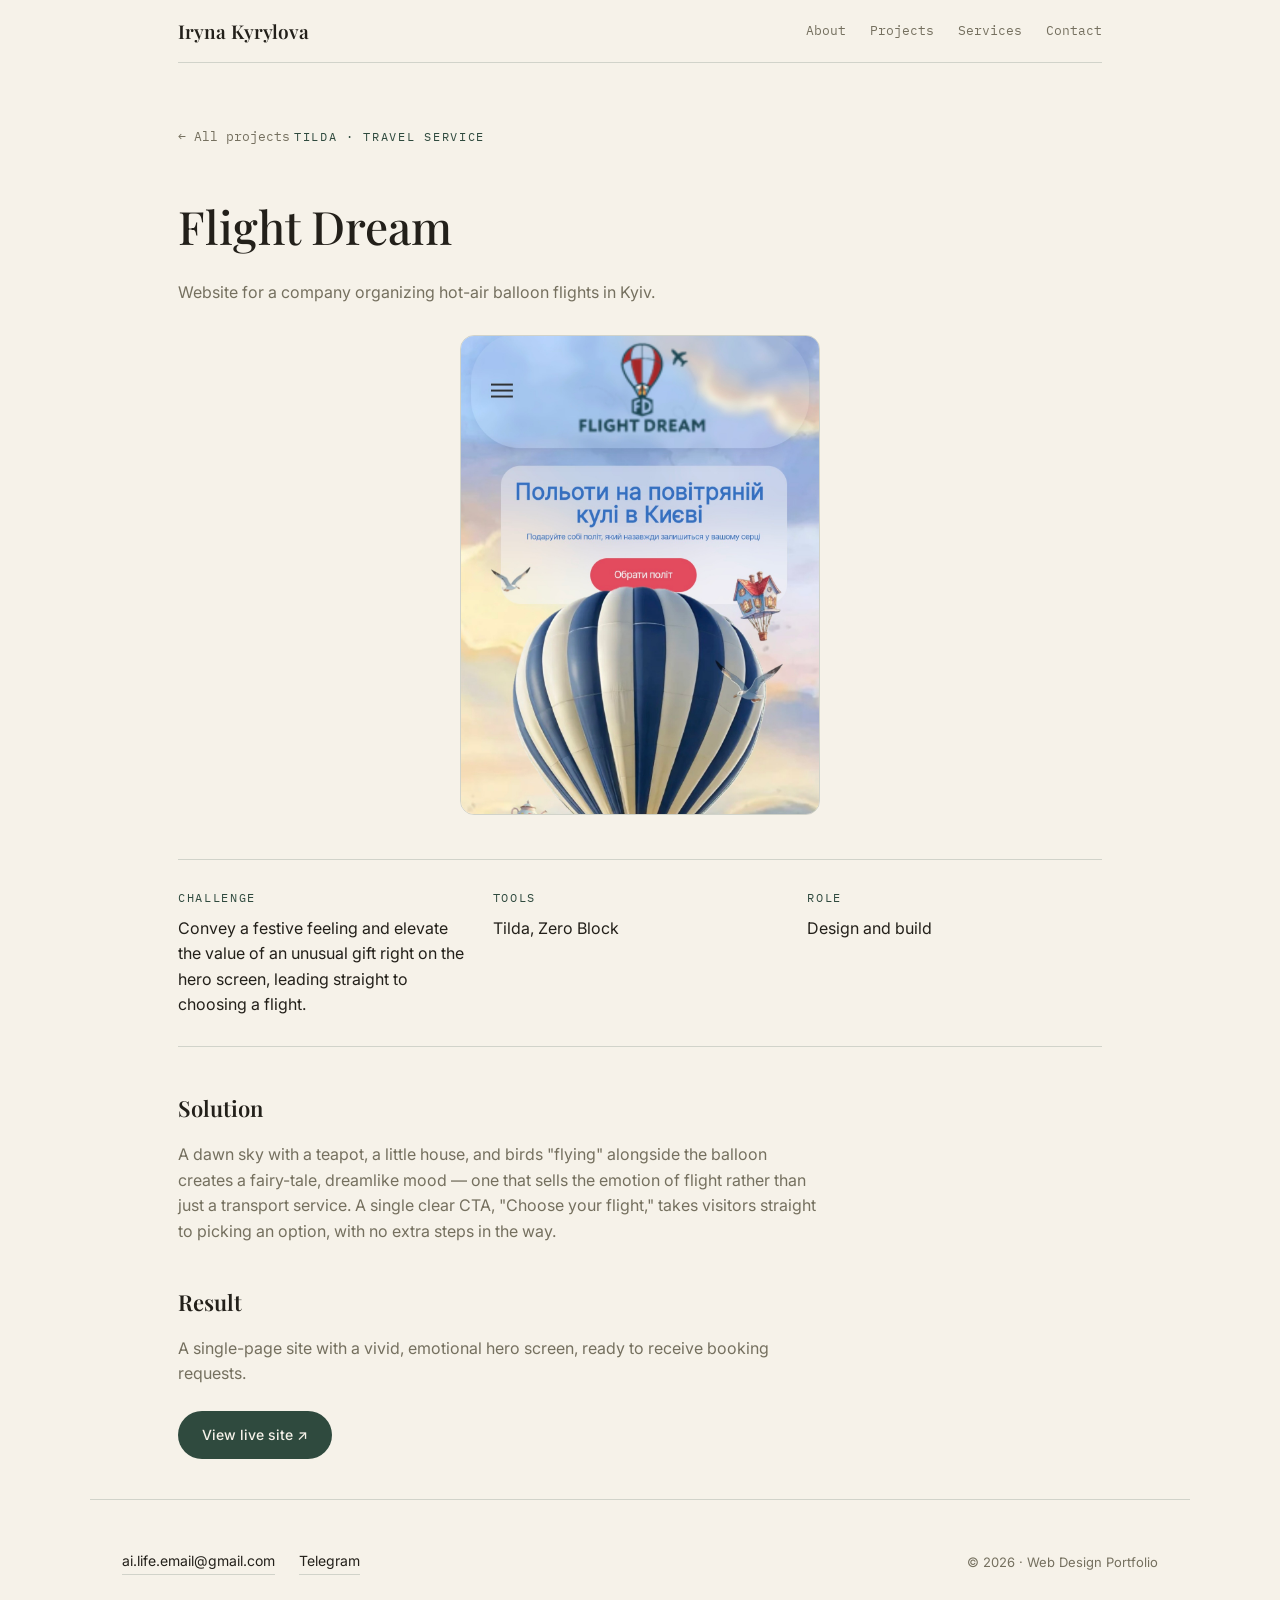
<file: cases/flight-dream.html>
<!DOCTYPE html>
<html lang="en">
<head>
<meta charset="UTF-8">
<meta name="viewport" content="width=device-width, initial-scale=1.0">
<title>Case Study: Flight Dream — Portfolio</title>
<meta name="description" content="Case study: a website for the Flight Dream hot-air balloon service, built on Tilda.">
<link rel="stylesheet" href="../style.css">
  <link rel="icon" type="image/svg+xml" href="../assets/favicon.svg">
</head>
<body>

<header class="wrap">
  <div class="nav">
    <div class="nav-name">Iryna Kyrylova</div>
    <div class="nav-links">
      <a href="../index.html#about">About</a>
      <a href="../index.html#projects">Projects</a>
      <a href="../index.html#services">Services</a>
      <a href="../index.html#contact">Contact</a>
    </div>
  </div>
</header>

<section class="wrap case-hero">
  <a class="case-back" href="../index.html#projects">← All projects</a>
  <span class="eyebrow">Tilda · Travel service</span>
  <h1>Flight Dream</h1>
  <p style="color:var(--text-muted); max-width:600px; font-size:16px;">
    Website for a company organizing hot-air balloon flights in Kyiv.
  </p>

  <div class="case-cover">
    <img src="../assets/screenshots/flight-dream-hero.jpg" alt="Homepage of the Flight Dream website">
  </div>

  <div class="case-meta">
    <div>
      <span class="eyebrow">Challenge</span>
      Convey a festive feeling and elevate the value of an unusual gift right on the hero screen, leading straight to choosing a flight.
    </div>
    <div>
      <span class="eyebrow">Tools</span>
      Tilda, Zero Block
    </div>
    <div>
      <span class="eyebrow">Role</span>
      Design and build
    </div>
  </div>

  <div class="case-body">
    <h2>Solution</h2>
    <p>
      A dawn sky with a teapot, a little house, and birds "flying" alongside the balloon creates a
      fairy-tale, dreamlike mood — one that sells the emotion of flight rather than just a transport
      service. A single clear CTA, "Choose your flight," takes visitors straight to picking an option,
      with no extra steps in the way.
    </p>
    <h2>Result</h2>
    <p>
      A single-page site with a vivid, emotional hero screen, ready to receive booking requests.
    </p>
    <div class="btn-row" style="margin-top:24px;">
      <a class="btn btn-primary" href="https://bravely-tall-yoga.tilda.ws/" target="_blank" rel="noopener">View live site ↗</a>
    </div>
  </div>
</section>

<footer class="wrap">
  <div class="contacts">
    <a href="mailto:ai.life.email@gmail.com">ai.life.email@gmail.com</a>
    <a href="https://t.me/KyrylovaIryna" target="_blank" rel="noopener">Telegram</a>
  </div>
  <div class="copy">© 2026 · Web Design Portfolio</div>
</footer>

<button type="button" class="scroll-top-btn" id="scrollTopBtn" aria-label="Scroll to top">
  <svg viewBox="0 0 24 24" fill="none" stroke="currentColor" stroke-width="2" stroke-linecap="round" stroke-linejoin="round"><path d="M18 15l-6-6-6 6"/></svg>
</button>

<script>
(function() {
  const btn = document.getElementById('scrollTopBtn');
  window.addEventListener('scroll', function() {
    if (window.scrollY > 500) btn.classList.add('visible');
    else btn.classList.remove('visible');
  });
  btn.addEventListener('click', function() {
    window.scrollTo({ top: 0, behavior: 'smooth' });
  });
})();
</script>

</body>
</html>
</file>
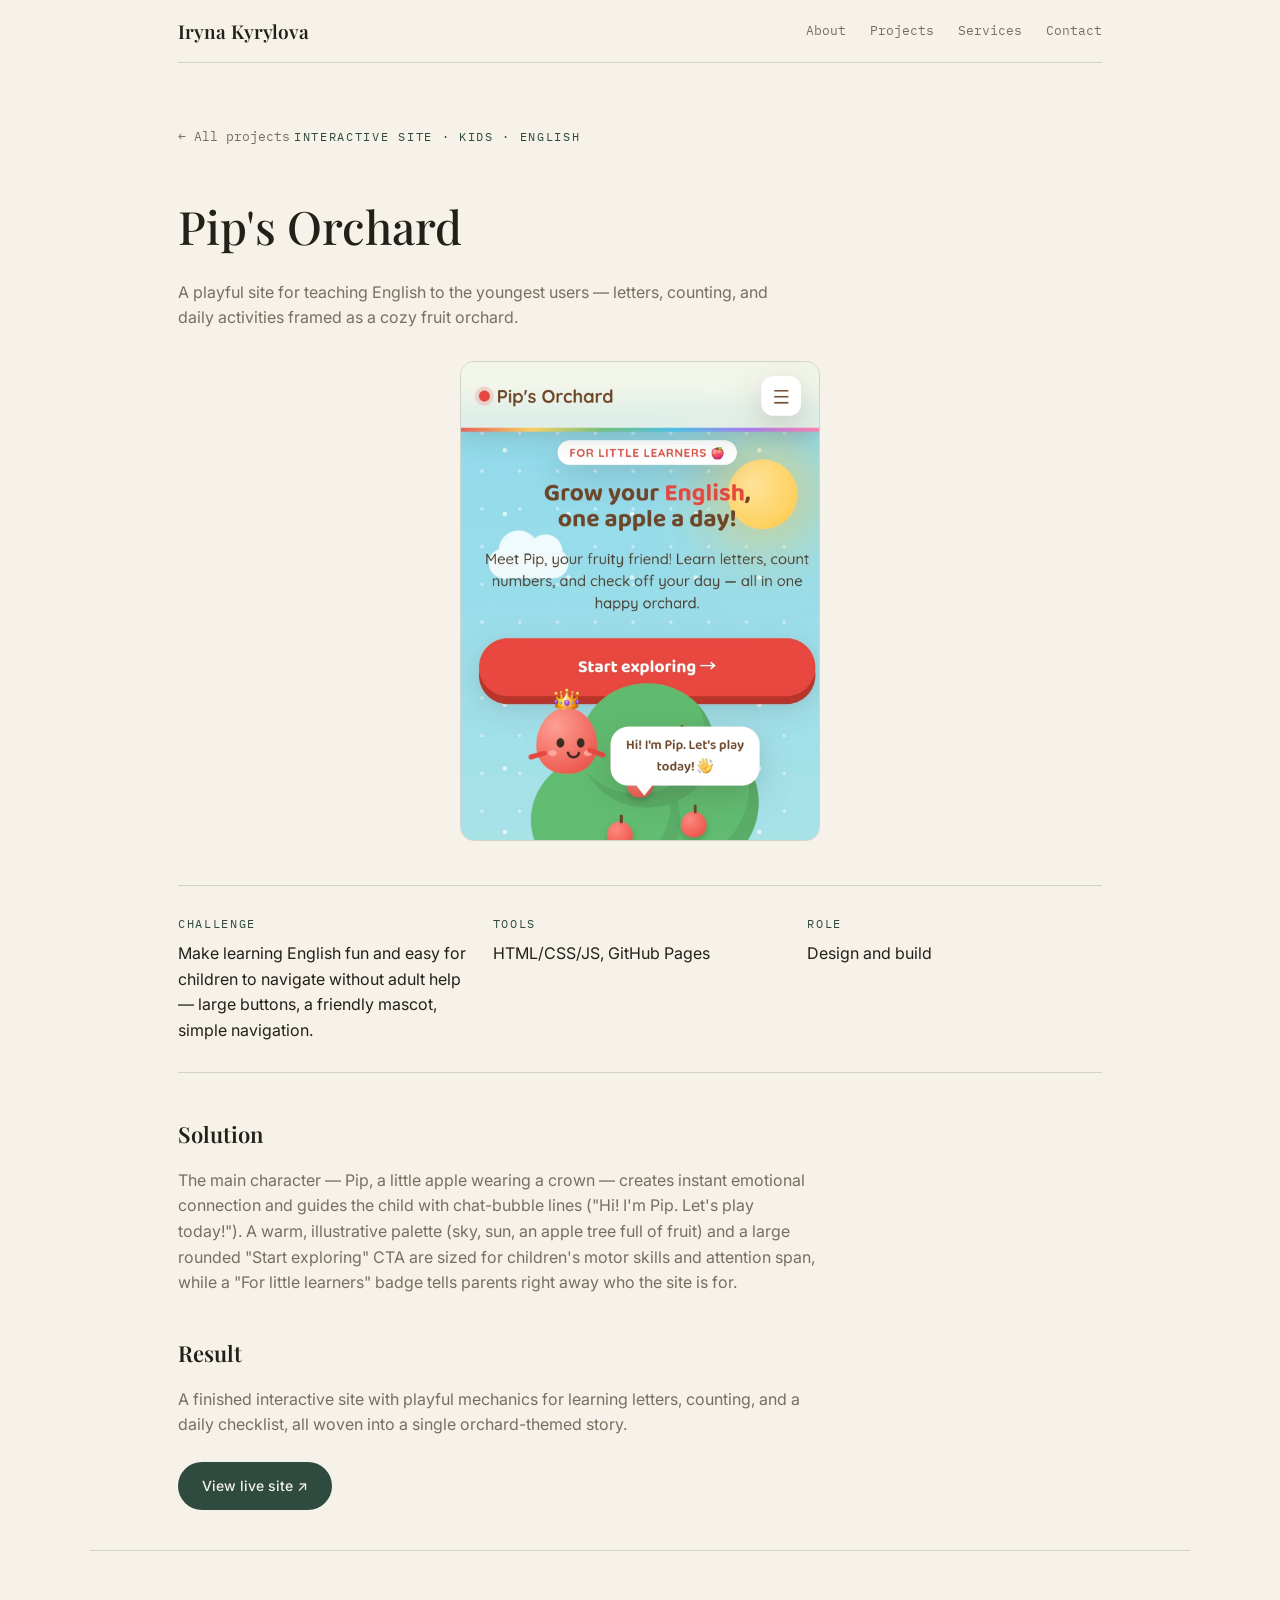
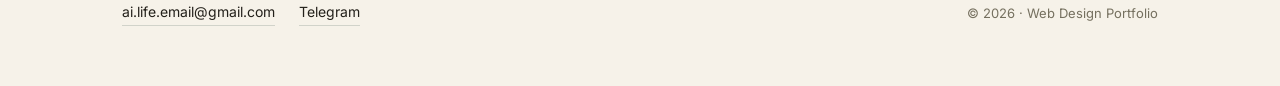
<file: cases/pip-orchard.html>
<!DOCTYPE html>
<html lang="en">
<head>
<meta charset="UTF-8">
<meta name="viewport" content="width=device-width, initial-scale=1.0">
<title>Case Study: Pip's Orchard — Portfolio</title>
<meta name="description" content="Case study: an interactive website for teaching English to children.">
<link rel="stylesheet" href="../style.css">
  <link rel="icon" type="image/svg+xml" href="../assets/favicon.svg">
</head>
<body>

<header class="wrap">
  <div class="nav">
    <div class="nav-name">Iryna Kyrylova</div>
    <div class="nav-links">
      <a href="../index.html#about">About</a>
      <a href="../index.html#projects">Projects</a>
      <a href="../index.html#services">Services</a>
      <a href="../index.html#contact">Contact</a>
    </div>
  </div>
</header>

<section class="wrap case-hero">
  <a class="case-back" href="../index.html#projects">← All projects</a>
  <span class="eyebrow">Interactive site · Kids · English</span>
  <h1>Pip's Orchard</h1>
  <p style="color:var(--text-muted); max-width:600px; font-size:16px;">
    A playful site for teaching English to the youngest users — letters, counting, and daily
    activities framed as a cozy fruit orchard.
  </p>

  <div class="case-cover">
    <img src="../assets/screenshots/pip-orchard-hero.jpg" alt="Homepage of the Pip's Orchard website">
  </div>

  <div class="case-meta">
    <div>
      <span class="eyebrow">Challenge</span>
      Make learning English fun and easy for children to navigate without adult help — large buttons, a friendly mascot, simple navigation.
    </div>
    <div>
      <span class="eyebrow">Tools</span>
      HTML/CSS/JS, GitHub Pages
    </div>
    <div>
      <span class="eyebrow">Role</span>
      Design and build
    </div>
  </div>

  <div class="case-body">
    <h2>Solution</h2>
    <p>
      The main character — Pip, a little apple wearing a crown — creates instant emotional connection
      and guides the child with chat-bubble lines ("Hi! I'm Pip. Let's play today!"). A warm,
      illustrative palette (sky, sun, an apple tree full of fruit) and a large rounded "Start
      exploring" CTA are sized for children's motor skills and attention span, while a "For little
      learners" badge tells parents right away who the site is for.
    </p>
    <h2>Result</h2>
    <p>
      A finished interactive site with playful mechanics for learning letters, counting, and a daily
      checklist, all woven into a single orchard-themed story.
    </p>
    <div class="btn-row" style="margin-top:24px;">
      <a class="btn btn-primary" href="https://irinalotusdomino-jpg.github.io/kids/" target="_blank" rel="noopener">View live site ↗</a>
    </div>
  </div>
</section>

<footer class="wrap">
  <div class="contacts">
    <a href="mailto:ai.life.email@gmail.com">ai.life.email@gmail.com</a>
    <a href="https://t.me/KyrylovaIryna" target="_blank" rel="noopener">Telegram</a>
  </div>
  <div class="copy">© 2026 · Web Design Portfolio</div>
</footer>

<button type="button" class="scroll-top-btn" id="scrollTopBtn" aria-label="Scroll to top">
  <svg viewBox="0 0 24 24" fill="none" stroke="currentColor" stroke-width="2" stroke-linecap="round" stroke-linejoin="round"><path d="M18 15l-6-6-6 6"/></svg>
</button>

<script>
(function() {
  const btn = document.getElementById('scrollTopBtn');
  window.addEventListener('scroll', function() {
    if (window.scrollY > 500) btn.classList.add('visible');
    else btn.classList.remove('visible');
  });
  btn.addEventListener('click', function() {
    window.scrollTo({ top: 0, behavior: 'smooth' });
  });
})();
</script>

</body>
</html>
</file>
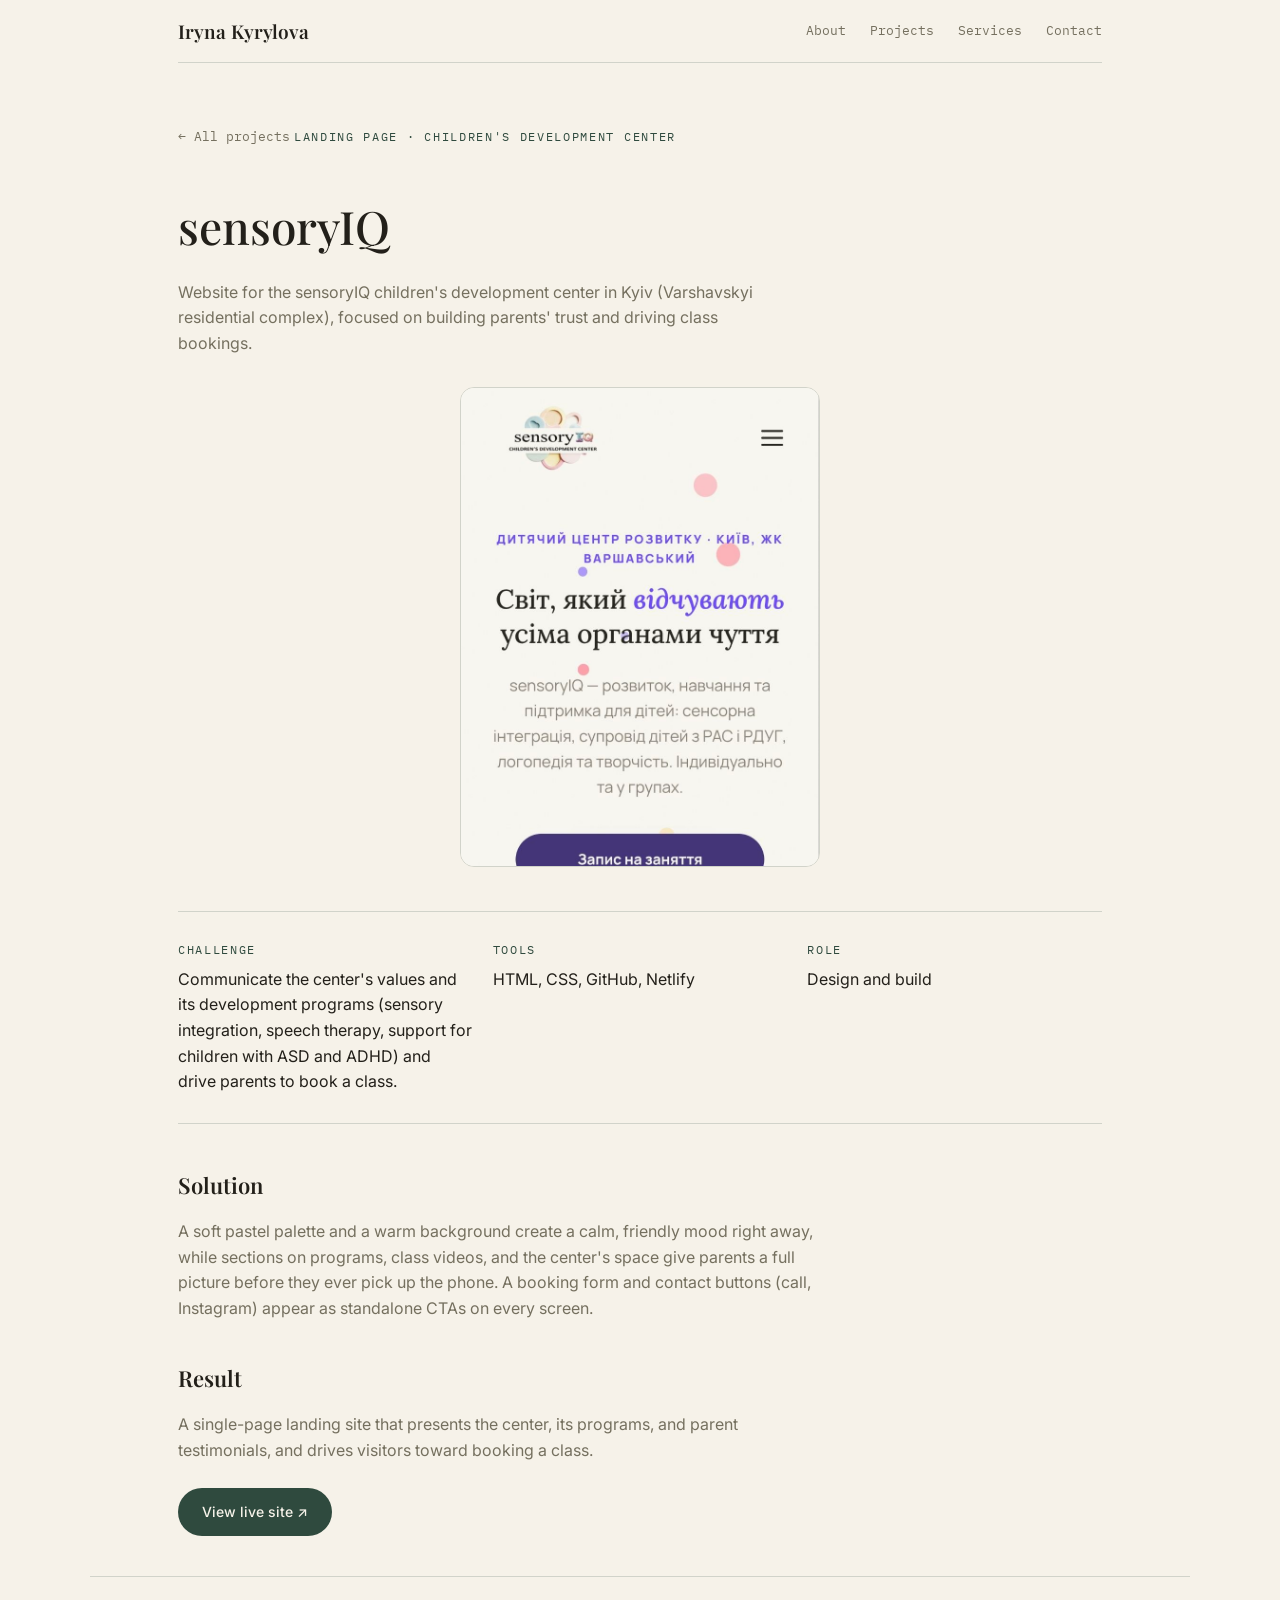
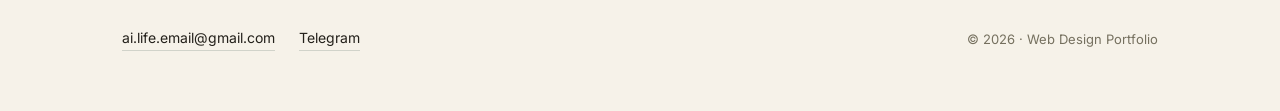
<file: cases/sensoryiq.html>
<!DOCTYPE html>
<html lang="en">
<head>
<meta charset="UTF-8">
<meta name="viewport" content="width=device-width, initial-scale=1.0">
<title>Case Study: sensoryIQ — Portfolio</title>
<meta name="description" content="Case study: a landing page for the sensoryIQ children's development center in Kyiv.">
<link rel="stylesheet" href="../style.css">
  <link rel="icon" type="image/svg+xml" href="../assets/favicon.svg">
</head>
<body>

<header class="wrap">
  <div class="nav">
    <div class="nav-name">Iryna Kyrylova</div>
    <div class="nav-links">
      <a href="../index.html#about">About</a>
      <a href="../index.html#projects">Projects</a>
      <a href="../index.html#services">Services</a>
      <a href="../index.html#contact">Contact</a>
    </div>
  </div>
</header>

<section class="wrap case-hero">
  <a class="case-back" href="../index.html#projects">← All projects</a>
  <span class="eyebrow">Landing page · Children's development center</span>
  <h1>sensoryIQ</h1>
  <p style="color:var(--text-muted); max-width:600px; font-size:16px;">
    Website for the sensoryIQ children's development center in Kyiv (Varshavskyi residential complex), focused on building parents' trust and driving class bookings.
  </p>

  <div class="case-cover">
    <img src="../assets/screenshots/sensoryiq-hero.jpg" alt="Homepage of the sensoryIQ children's development center website">
  </div>

  <div class="case-meta">
    <div>
      <span class="eyebrow">Challenge</span>
      Communicate the center's values and its development programs (sensory integration, speech therapy, support for children with ASD and ADHD) and drive parents to book a class.
    </div>
    <div>
      <span class="eyebrow">Tools</span>
      HTML, CSS, GitHub, Netlify
    </div>
    <div>
      <span class="eyebrow">Role</span>
      Design and build
    </div>
  </div>

  <div class="case-body">
    <h2>Solution</h2>
    <p>
      A soft pastel palette and a warm background create a calm, friendly mood right away, while
      sections on programs, class videos, and the center's space give parents a full picture before
      they ever pick up the phone. A booking form and contact buttons (call, Instagram) appear as
      standalone CTAs on every screen.
    </p>
    <h2>Result</h2>
    <p>
      A single-page landing site that presents the center, its programs, and parent testimonials,
      and drives visitors toward booking a class.
    </p>
    <div class="btn-row" style="margin-top:24px;">
      <a class="btn btn-primary" href="https://sensoryiq.netlify.app/" target="_blank" rel="noopener">View live site ↗</a>
    </div>
  </div>
</section>

<footer class="wrap">
  <div class="contacts">
    <a href="mailto:ai.life.email@gmail.com">ai.life.email@gmail.com</a>
    <a href="https://t.me/KyrylovaIryna" target="_blank" rel="noopener">Telegram</a>
  </div>
  <div class="copy">© 2026 · Web Design Portfolio</div>
</footer>

<button type="button" class="scroll-top-btn" id="scrollTopBtn" aria-label="Scroll to top">
  <svg viewBox="0 0 24 24" fill="none" stroke="currentColor" stroke-width="2" stroke-linecap="round" stroke-linejoin="round"><path d="M18 15l-6-6-6 6"/></svg>
</button>

<script>
(function() {
  const btn = document.getElementById('scrollTopBtn');
  window.addEventListener('scroll', function() {
    if (window.scrollY > 500) btn.classList.add('visible');
    else btn.classList.remove('visible');
  });
  btn.addEventListener('click', function() {
    window.scrollTo({ top: 0, behavior: 'smooth' });
  });
})();
</script>

</body>
</html>
</file>
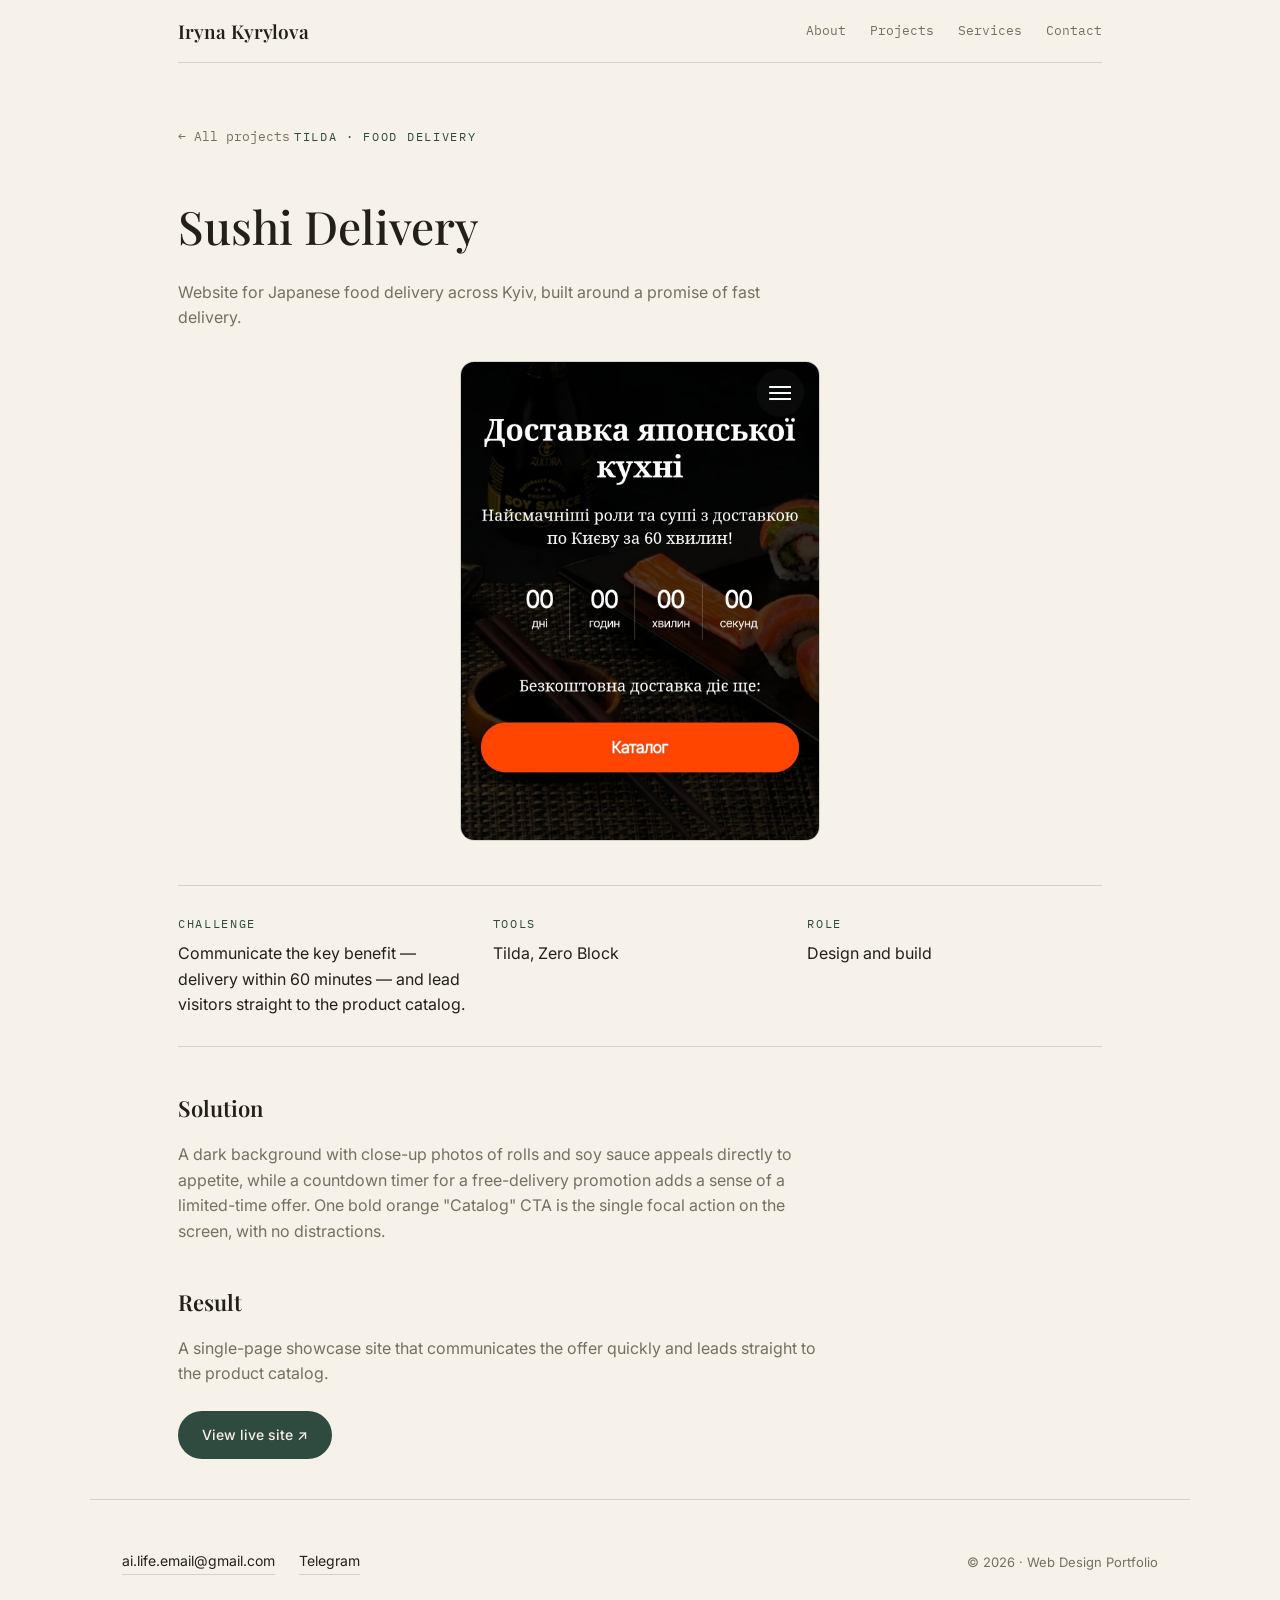
<file: cases/sushi-delivery.html>
<!DOCTYPE html>
<html lang="en">
<head>
<meta charset="UTF-8">
<meta name="viewport" content="width=device-width, initial-scale=1.0">
<title>Case Study: Sushi Delivery — Portfolio</title>
<meta name="description" content="Case study: a website for Japanese food delivery, built on Tilda.">
<link rel="stylesheet" href="../style.css">
  <link rel="icon" type="image/svg+xml" href="../assets/favicon.svg">
</head>
<body>

<header class="wrap">
  <div class="nav">
    <div class="nav-name">Iryna Kyrylova</div>
    <div class="nav-links">
      <a href="../index.html#about">About</a>
      <a href="../index.html#projects">Projects</a>
      <a href="../index.html#services">Services</a>
      <a href="../index.html#contact">Contact</a>
    </div>
  </div>
</header>

<section class="wrap case-hero">
  <a class="case-back" href="../index.html#projects">← All projects</a>
  <span class="eyebrow">Tilda · Food delivery</span>
  <h1>Sushi Delivery</h1>
  <p style="color:var(--text-muted); max-width:600px; font-size:16px;">
    Website for Japanese food delivery across Kyiv, built around a promise of fast delivery.
  </p>

  <div class="case-cover">
    <img src="../assets/screenshots/sushi-hero.jpg" alt="Homepage of the sushi delivery website">
  </div>

  <div class="case-meta">
    <div>
      <span class="eyebrow">Challenge</span>
      Communicate the key benefit — delivery within 60 minutes — and lead visitors straight to the product catalog.
    </div>
    <div>
      <span class="eyebrow">Tools</span>
      Tilda, Zero Block
    </div>
    <div>
      <span class="eyebrow">Role</span>
      Design and build
    </div>
  </div>

  <div class="case-body">
    <h2>Solution</h2>
    <p>
      A dark background with close-up photos of rolls and soy sauce appeals directly to appetite,
      while a countdown timer for a free-delivery promotion adds a sense of a limited-time offer.
      One bold orange "Catalog" CTA is the single focal action on the screen, with no distractions.
    </p>
    <h2>Result</h2>
    <p>
      A single-page showcase site that communicates the offer quickly and leads straight to the
      product catalog.
    </p>
    <div class="btn-row" style="margin-top:24px;">
      <a class="btn btn-primary" href="https://bravely-tall-yoga.tilda.ws/sushi" target="_blank" rel="noopener">View live site ↗</a>
    </div>
  </div>
</section>

<footer class="wrap">
  <div class="contacts">
    <a href="mailto:ai.life.email@gmail.com">ai.life.email@gmail.com</a>
    <a href="https://t.me/KyrylovaIryna" target="_blank" rel="noopener">Telegram</a>
  </div>
  <div class="copy">© 2026 · Web Design Portfolio</div>
</footer>

<button type="button" class="scroll-top-btn" id="scrollTopBtn" aria-label="Scroll to top">
  <svg viewBox="0 0 24 24" fill="none" stroke="currentColor" stroke-width="2" stroke-linecap="round" stroke-linejoin="round"><path d="M18 15l-6-6-6 6"/></svg>
</button>

<script>
(function() {
  const btn = document.getElementById('scrollTopBtn');
  window.addEventListener('scroll', function() {
    if (window.scrollY > 500) btn.classList.add('visible');
    else btn.classList.remove('visible');
  });
  btn.addEventListener('click', function() {
    window.scrollTo({ top: 0, behavior: 'smooth' });
  });
})();
</script>

</body>
</html>
</file>
<file: style.css>
@import url('https://fonts.googleapis.com/css2?family=Playfair+Display:ital,wght@0,500;0,600;1,500;1,600&family=Inter:wght@400;500;600&family=IBM+Plex+Mono:wght@400;500&display=swap');

:root {
  --bg: #f6f2e9;
  --surface: #ffffff;
  --surface-2: #eee8db;
  --accent-gold: #2f4a3e;
  --accent-coral: #1e332b;
  --text: #23201a;
  --text-muted: #75705f;
  --line: rgba(47, 74, 62, 0.18);
  --radius: 14px;
}

* { box-sizing: border-box; }

html { scroll-behavior: smooth; }

body {
  margin: 0;
  background: var(--bg);
  color: var(--text);
  font-family: 'Inter', sans-serif;
  line-height: 1.6;
  -webkit-font-smoothing: antialiased;
}

body::before {
  content: '';
  position: fixed;
  inset: 0;
  pointer-events: none;
  z-index: 0;
}

a { color: inherit; }

.wrap {
  max-width: 980px;
  margin: 0 auto;
  padding: 0 28px;
  position: relative;
  z-index: 1;
}

.eyebrow {
  font-family: 'IBM Plex Mono', monospace;
  font-size: 12px;
  letter-spacing: 0.14em;
  text-transform: uppercase;
  color: var(--accent-gold);
}

/* ---------- Header ---------- */
header {
  padding-top: 28px;
}
.nav {
  display: flex;
  justify-content: space-between;
  align-items: center;
  padding: 16px 0;
  border-bottom: 1px solid var(--line);
}
.nav-name {
  font-family: 'Playfair Display', serif;
  font-size: 19px;
  font-weight: 600;
}
.nav-links {
  display: flex;
  gap: 24px;
  font-family: 'IBM Plex Mono', monospace;
  font-size: 13px;
  color: var(--text-muted);
}
.nav-links a { text-decoration: none; }
.nav-links a:hover { color: var(--accent-gold); }

/* ---------- Hero ---------- */
.hero {
  padding-top: 96px;
  padding-bottom: 80px;
  position: relative;
}
.hero-line {
  position: absolute;
  top: 0;
  right: -40px;
  width: 340px;
  height: 340px;
  opacity: 0.5;
  pointer-events: none;
}
.hero h1 {
  font-family: 'Playfair Display', serif;
  font-weight: 500;
  font-size: clamp(38px, 6vw, 60px);
  line-height: 1.12;
  margin: 20px 0 6px;
  max-width: 720px;
}
.hero h1 em {
  font-style: italic;
  font-weight: 600;
  color: var(--accent-gold);
}
.hero p.lead {
  max-width: 540px;
  color: var(--text-muted);
  font-size: 17px;
  margin: 20px 0 34px;
}
.btn-row { display: flex; gap: 14px; flex-wrap: wrap; }
.btn {
  display: inline-flex;
  align-items: center;
  gap: 8px;
  padding: 13px 24px;
  border-radius: 999px;
  font-size: 14px;
  font-weight: 500;
  text-decoration: none;
  transition: transform 0.15s ease, opacity 0.15s ease;
}
.btn:hover { transform: translateY(-1px); }
.btn-primary {
  background: var(--accent-gold);
  color: var(--bg);
}
.btn-ghost {
  border: 1px solid var(--line);
  color: var(--text);
}
.btn-ghost:hover { border-color: var(--accent-gold); }

.nowrap { white-space: nowrap; }

/* ---------- About ---------- */
.about-section { border-top: none; padding-top: 0; }
.about-grid {
  display: grid;
  grid-template-columns: 96px 1fr;
  gap: 24px;
  align-items: start;
}
.about-avatar {
  width: 96px;
  height: 96px;
  border-radius: 50%;
  background: var(--surface-2);
  border: 1px solid var(--line);
  display: flex;
  align-items: center;
  justify-content: center;
  font-family: 'Playfair Display', serif;
  font-size: 28px;
  font-weight: 600;
  color: var(--accent-gold);
  flex-shrink: 0;
}
.about-name {
  font-family: 'Playfair Display', serif;
  font-weight: 500;
  font-size: 24px;
  margin: 8px 0 12px;
}
.about-text {
  color: var(--text-muted);
  font-size: 15px;
  max-width: 520px;
  margin: 0;
}

/* ---------- Section headings ---------- */
.section { padding-top: 70px; padding-bottom: 70px; border-top: 1px solid var(--line); }
.section-head { margin-bottom: 40px; }
.section-head h2 {
  font-family: 'Playfair Display', serif;
  font-weight: 500;
  font-size: 30px;
  margin: 10px 0 0;
}

/* ---------- Project list (constellation) ---------- */
.projects {
  position: relative;
  display: flex;
  flex-direction: column;
  gap: 0;
}
.projects::before {
  content: '';
  position: absolute;
  left: 7px;
  top: 14px;
  bottom: 14px;
  width: 1px;
  background: linear-gradient(to bottom, var(--accent-gold), transparent 95%);
  opacity: 0.35;
}
.project-card {
  position: relative;
  padding: 30px 0 30px 40px;
  border-bottom: 1px solid var(--line);
}
.project-card:last-child { border-bottom: none; }
.project-card::before {
  content: '';
  position: absolute;
  left: 3px;
  top: 38px;
  width: 9px;
  height: 9px;
  border-radius: 50%;
  background: var(--accent-gold);
  box-shadow: 0 0 0 4px rgba(227,167,91,0.15);
}
.project-inner {
  display: grid;
  grid-template-columns: 220px 1fr;
  gap: 28px;
  align-items: start;
}
.project-thumb {
  width: 220px;
  height: 150px;
  border-radius: var(--radius);
  overflow: hidden;
  background: var(--surface);
  border: 1px solid var(--line);
}
.project-thumb img {
  width: 100%;
  height: 100%;
  object-fit: cover;
  object-position: top;
  display: block;
}
.project-thumb.placeholder {
  display: flex;
  align-items: center;
  justify-content: center;
  color: var(--text-muted);
  font-family: 'IBM Plex Mono', monospace;
  font-size: 12px;
  text-align: center;
  padding: 12px;
}
.project-title {
  font-family: 'Playfair Display', serif;
  font-size: 22px;
  font-weight: 600;
  margin: 0 0 8px;
}
.project-desc {
  color: var(--text-muted);
  font-size: 15px;
  margin: 0 0 14px;
  max-width: 520px;
}
.tags { display: flex; gap: 8px; flex-wrap: wrap; margin-bottom: 14px; }
.tag {
  font-family: 'IBM Plex Mono', monospace;
  font-size: 11px;
  letter-spacing: 0.04em;
  padding: 4px 10px;
  border-radius: 999px;
  border: 1px solid var(--line);
  color: var(--accent-gold);
}
.project-links { display: flex; gap: 18px; font-size: 14px; }
.project-links a {
  text-decoration: none;
  color: var(--text);
  border-bottom: 1px solid var(--accent-gold);
  padding-bottom: 1px;
}
.project-links a:hover { color: var(--accent-gold); }
.status-badge {
  font-family: 'IBM Plex Mono', monospace;
  font-size: 11px;
  color: var(--text-muted);
}

/* ---------- Services ---------- */
.services-grid {
  display: grid;
  grid-template-columns: repeat(3, 1fr);
  gap: 20px;
}
.service:last-child { grid-column: span 2; }
.service {
  background: var(--surface);
  border: 1px solid var(--line);
  border-radius: var(--radius);
  padding: 24px;
}
.service h3 {
  font-family: 'Playfair Display', serif;
  font-size: 18px;
  font-weight: 600;
  margin: 0 0 10px;
}
.service p {
  color: var(--text-muted);
  font-size: 14px;
  margin: 0;
}

/* ---------- Footer ---------- */
footer.wrap {
  max-width: 1100px;
  padding: 50px 32px 60px;
  border-top: 1px solid var(--line);
  display: flex;
  justify-content: space-between;
  align-items: center;
  flex-wrap: wrap;
  gap: 20px;
}
footer .contacts { display: flex; gap: 24px; font-size: 14px; align-items: center; flex-wrap: wrap; }
footer .contacts a { text-decoration: none; border-bottom: 1px solid var(--line); padding-bottom: 1px; cursor: pointer; }
footer .contacts a:hover,
footer .contacts a:active { border-color: var(--accent-gold); color: var(--accent-gold); }
footer .contacts .btn { margin-left: 8px; }
footer .copy { color: var(--text-muted); font-size: 13px; }

/* ---------- Case page ---------- */
.case-hero { padding-top: 60px; padding-bottom: 40px; }
.case-back {
  font-family: 'IBM Plex Mono', monospace;
  font-size: 13px;
  color: var(--text-muted);
  text-decoration: none;
  display: inline-block;
  margin-bottom: 28px;
}
.case-back:hover { color: var(--accent-gold); }
.case-hero h1 {
  font-family: 'Playfair Display', serif;
  font-weight: 500;
  font-size: clamp(32px, 5vw, 46px);
  margin: 14px 0;
}
.case-cover {
  width: 100%;
  max-width: 360px;
  height: 480px;
  margin-left: auto;
  margin-right: auto;
  border-radius: var(--radius);
  border: 1px solid var(--line);
  overflow: hidden;
  margin-top: 30px;
  margin-bottom: 10px;
}
.case-cover img {
  width: 100%;
  height: 100%;
  object-fit: cover;
  object-position: top;
  display: block;
}
.case-meta {
  display: grid;
  grid-template-columns: repeat(3, 1fr);
  gap: 20px;
  margin: 44px 0;
  padding: 28px 0;
  border-top: 1px solid var(--line);
  border-bottom: 1px solid var(--line);
}
.case-meta div .eyebrow { display: block; margin-bottom: 8px; }
.case-body h2 {
  font-family: 'Playfair Display', serif;
  font-size: 22px;
  font-weight: 600;
  margin: 40px 0 12px;
}
.case-body p { color: var(--text-muted); max-width: 640px; }

/* ---------- Responsive ---------- */
@media (max-width: 720px) {
  .project-inner { grid-template-columns: 1fr; }
  .project-thumb { width: 100%; height: 190px; }
  .services-grid { grid-template-columns: 1fr; }
  .service:last-child { grid-column: span 1; }
  .case-meta { grid-template-columns: 1fr; }
  .case-cover { max-width: 100%; height: 360px; }
  footer.wrap { flex-direction: column; align-items: flex-start; }

  .wrap { padding: 0 20px; }
  .nav {
    flex-direction: column;
    align-items: flex-start;
    gap: 12px;
    padding: 14px 0;
  }
  .nav-name { font-size: 18px; }
  .nav-links {
    flex-wrap: wrap;
    gap: 10px 16px;
    width: 100%;
  }
  .hero { padding-top: 48px; padding-bottom: 48px; }
  .hero .eyebrow { letter-spacing: 0.08em; font-size: 11px; }
  .hero h1 {
    font-size: 27px;
    line-height: 1.22;
    letter-spacing: -0.01em;
    margin: 12px 0 8px;
  }
  .hero p.lead { font-size: 15px; }
  #about > div,
  .about-grid {
    grid-template-columns: 1fr !important;
    justify-items: center;
    text-align: center;
    gap: 14px !important;
  }
  .about-avatar { margin: 0 auto; }
  .about-text { max-width: 100%; }
  .case-hero h1 { font-size: 28px; }
  .case-hero .eyebrow { letter-spacing: 0.08em; font-size: 11px; }
}


@media (prefers-reduced-motion: reduce) {
  html { scroll-behavior: auto; }
  .btn { transition: none; }
}

:focus-visible {
  outline: 2px solid var(--accent-gold);
  outline-offset: 3px;
}

/* ---------- Scroll to top ---------- */
.scroll-top-btn {
  position: fixed;
  right: 20px;
  bottom: 20px;
  width: 46px;
  height: 46px;
  border-radius: 50%;
  background: var(--surface);
  border: 1px solid var(--line);
  color: var(--accent-gold);
  display: flex;
  align-items: center;
  justify-content: center;
  cursor: pointer;
  box-shadow: 0 4px 14px rgba(35, 32, 26, 0.12);
  opacity: 0;
  transform: translateY(8px);
  pointer-events: none;
  transition: opacity 0.2s ease, transform 0.2s ease, border-color 0.2s ease;
  z-index: 50;
}
.scroll-top-btn.visible {
  opacity: 1;
  transform: translateY(0);
  pointer-events: auto;
}
.scroll-top-btn:hover { border-color: var(--accent-gold); }
.scroll-top-btn svg { width: 18px; height: 18px; }

@media (max-width: 480px) {
  .scroll-top-btn { right: 14px; bottom: 14px; width: 42px; height: 42px; }
}

/* ---------- Contact modal ---------- */
.modal-overlay {
  position: fixed;
  inset: 0;
  background: rgba(35, 32, 26, 0.55);
  display: flex;
  align-items: center;
  justify-content: center;
  padding: 20px;
  z-index: 100;
  opacity: 0;
  pointer-events: none;
  transition: opacity 0.2s ease;
}
.modal-overlay.open {
  opacity: 1;
  pointer-events: auto;
}
.modal-box {
  background: var(--surface);
  border: 1px solid var(--line);
  border-radius: var(--radius);
  padding: 32px;
  width: 100%;
  max-width: 420px;
  position: relative;
  transform: translateY(8px);
  transition: transform 0.2s ease;
}
.modal-overlay.open .modal-box { transform: translateY(0); }
.modal-close {
  position: absolute;
  top: 14px;
  right: 16px;
  background: none;
  border: none;
  font-size: 22px;
  line-height: 1;
  color: var(--text-muted);
  cursor: pointer;
  padding: 4px;
}
.modal-close:hover { color: var(--text); }
.modal-title {
  font-family: 'Playfair Display', serif;
  font-weight: 600;
  font-size: 22px;
  margin: 0 0 6px;
}
.modal-sub {
  color: var(--text-muted);
  font-size: 14px;
  margin: 0 0 20px;
}
.form-group { margin-bottom: 16px; }
.form-group label {
  display: block;
  font-family: 'IBM Plex Mono', monospace;
  font-size: 11px;
  letter-spacing: 0.04em;
  text-transform: uppercase;
  color: var(--text-muted);
  margin-bottom: 6px;
}
.form-group input,
.form-group textarea {
  width: 100%;
  background: var(--surface-2);
  border: 1px solid var(--line);
  border-radius: 8px;
  padding: 11px 13px;
  font-family: 'Inter', sans-serif;
  font-size: 14px;
  color: var(--text);
  resize: vertical;
}
.form-group input:focus,
.form-group textarea:focus {
  outline: none;
  border-color: var(--accent-gold);
}
.field-error {
  display: block;
  font-size: 12px;
  color: #b3432f;
  margin-top: 5px;
  min-height: 14px;
}
.form-status {
  font-size: 13px;
  text-align: center;
  margin: 14px 0 0;
  min-height: 18px;
}
.form-status.success { color: var(--accent-gold); }
.form-status.error { color: #b3432f; }

@media (max-width: 480px) {
  .modal-box { padding: 26px 22px; }
}
</file>
